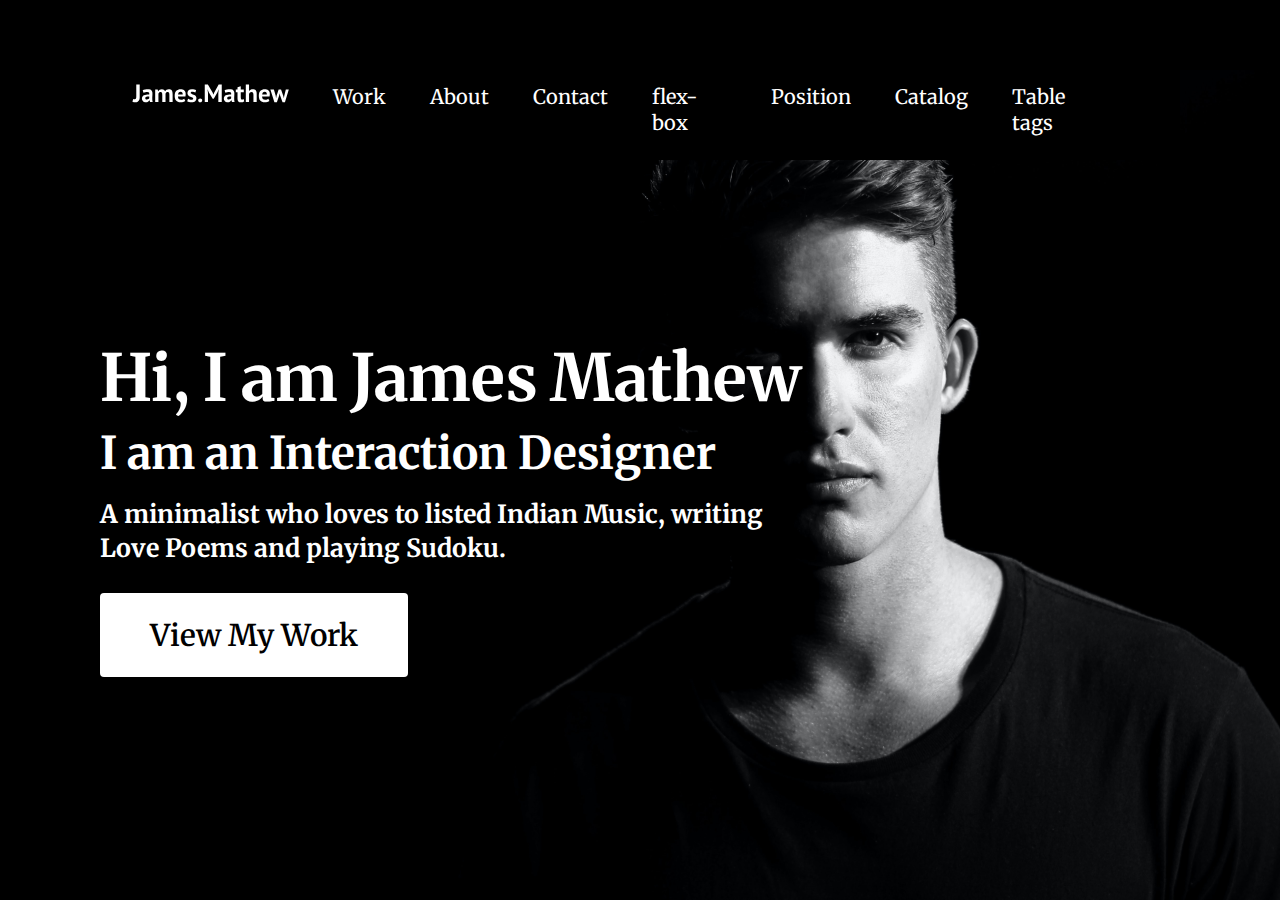
<file: index.html>
<!DOCTYPE html>
<html lang="en">

<head>
    <meta charset="UTF-8">
    <meta http-equiv="X-UA-Compatible" content="IE=edge">
    <meta name="viewport" content="width=device-width, initial-scale=1.0">
    <title>Lesson-6</title>
    <link rel="stylesheet" href="/assets/css/reset.css">
    <link rel="stylesheet" href="/assets/css/style.css">
    <link rel="stylesheet" href="/assets/css/home.css">
</head>

<body class="home-page">
    <header>
        <nav>
            <a href="index.html" class="logo">
                <img src="assets/img/logo.svg" alt="logo">
            </a>
            <ul class="header-nav">
                <li class="header-nav__item">
                    <a href="work.html"  class="header-nav__item-link">Work</a>
                </li>
                <li class="header-nav__item">
                    <a href="about.html"  class="header-nav__item-link">About</a>
                </li>
                <li class="header-nav__item">
                    <a href="contact.html"  class="header-nav__item-link">Contact</a>
                </li>
                <li class="header-nav__item">
                    <a href="flex-box.html"  class="header-nav__item-link">flex-box</a>
                </li>
                <li class="header-nav__item">
                    <a href="position.html"  class="header-nav__item-link">Position</a>
                </li>
                <li class="header-nav__item">
                    <a href="catalog.html"  class="header-nav__item-link">Catalog</a>
                </li>
                <li class="header-nav__item">
                    <a href="table-tag.html"  class="header-nav__item-link">Table tags</a>
                </li>
            </ul>
        </nav>
    </header>
    <main>
        <div class="person-info">
            <h1 class="person-info__title">Hi, I am James Mathew</h1>
            <h2 class="person-info__subtitle">I am an Interaction Designer</h2>
            <h3 class="person-info__decription">A minimalist who loves to listed Indian Music, writing Love Poems and playing Sudoku.</h3>
            <a class="person-info__btn" href="#">View My Work</a>
        </div>
    </main>
    <footer>

    </footer>
</body>

</html>
</file>
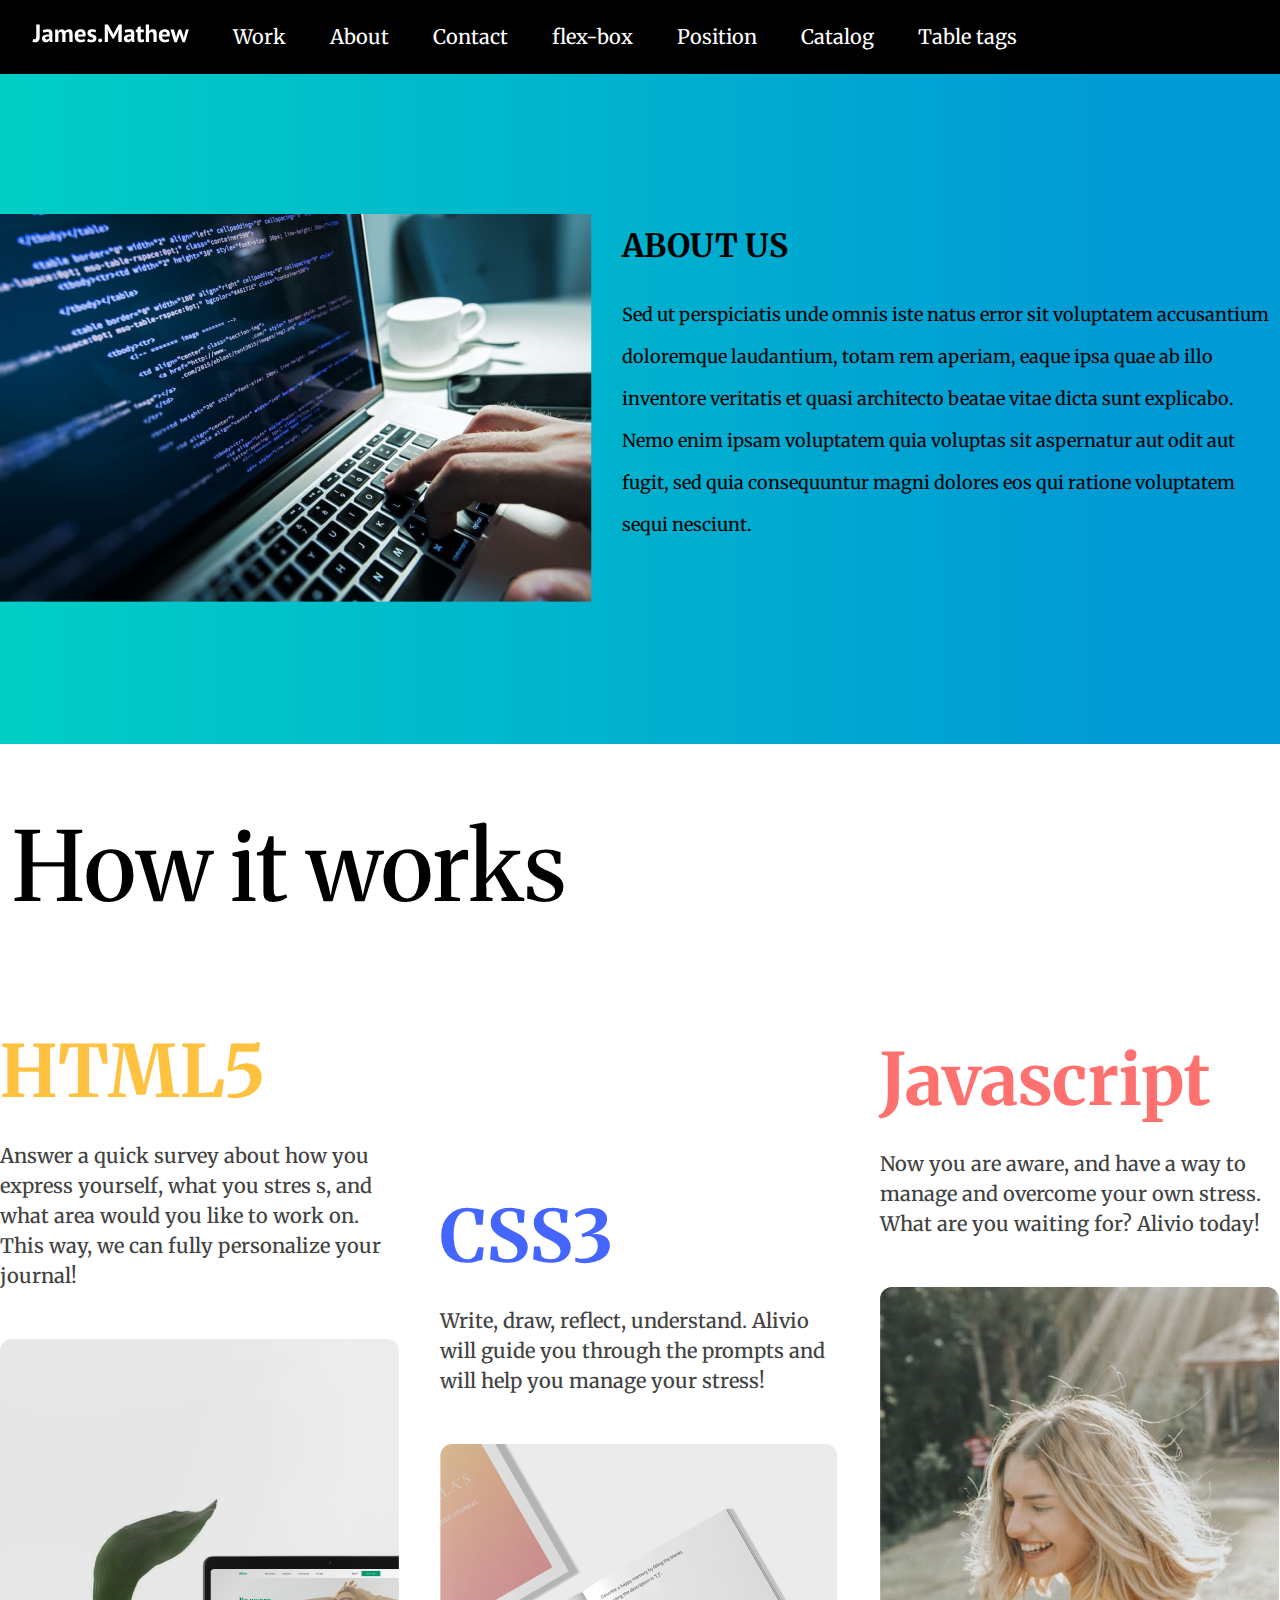
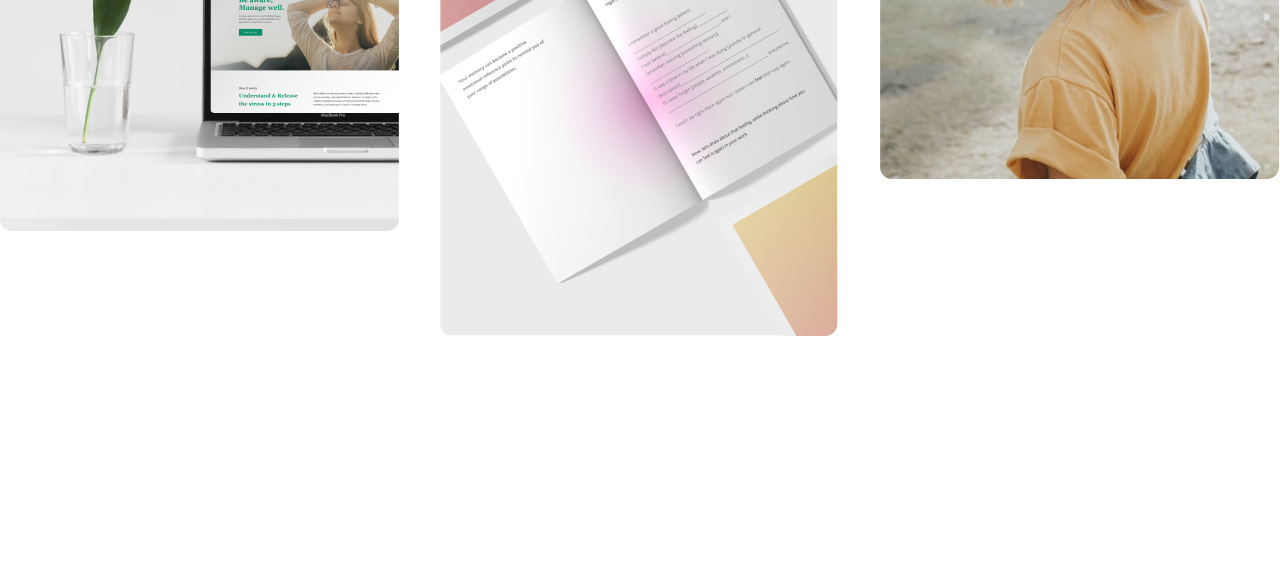
<file: about.html>
<!DOCTYPE html>
<html lang="en">

<head>
    <meta charset="UTF-8">
    <meta http-equiv="X-UA-Compatible" content="IE=edge">
    <meta name="viewport" content="width=device-width, initial-scale=1.0">
    <title>Lesson-6</title>
    <link rel="stylesheet" href="assets/css/reset.css">
    
    <link rel="stylesheet" href="assets/css/style.css">
    <link rel="stylesheet" href="assets/css/about.css">
    <link rel="stylesheet" href="assets/css/home.css">

    <link rel="preconnect" href="https://fonts.googleapis.com">
    <link rel="preconnect" href="https://fonts.gstatic.com" crossorigin>
    <link href="https://fonts.googleapis.com/css2?family=Bungee+Spice&display=swap" rel="stylesheet">

    <link rel="preconnect" href="https://fonts.googleapis.com">
    <link rel="preconnect" href="https://fonts.gstatic.com" crossorigin>
    <link href="https://fonts.googleapis.com/css2?family=Bungee+Spice&family=Rubik+Dirt&display=swap" rel="stylesheet">
</head>

<body class="about-page">
    <header>
        <nav>
            <a href="index.html" class="logo">
                <img src="assets/img/logo.svg" alt="logo">
            </a>
            <ul class="header-nav">
                <li class="header-nav__item">
                    <a href="work.html"  class="header-nav__item-link">Work</a>
                </li>
                <li class="header-nav__item">
                    <a href="about.html"  class="header-nav__item-link">About</a>
                </li>
                <li class="header-nav__item">
                    <a href="contact.html"  class="header-nav__item-link">Contact</a>
                </li>
                <li class="header-nav__item">
                    <a href="flex-box.html"  class="header-nav__item-link">flex-box</a>
                </li>
                <li class="header-nav__item">
                    <a href="position.html"  class="header-nav__item-link">Position</a>
                </li>
                <li class="header-nav__item">
                    <a href="catalog.html"  class="header-nav__item-link">Catalog</a>
                </li>
                <li class="header-nav__item">
                    <a href="table-tag.html"  class="header-nav__item-link">Table tags</a>
                </li>
            </ul>
        </nav>
    </header>
    <main>
        <section class="about">
            <div class="container">
                <div class="row">
                    <div class="about__img-box">
                        <img src="assets/img/about.png" class="img-fluid" alt="about">
                    </div>
                    <div class="about__text-box">
                        <h2 class="about-title">
                            ABOUT US
                        </h2>
                        <h3 class="about-description">
                            Sed ut perspiciatis unde omnis iste natus error sit voluptatem accusantium doloremque
                            laudantium, totam rem aperiam, eaque ipsa quae ab illo inventore veritatis et quasi
                            architecto beatae vitae dicta sunt explicabo. Nemo enim ipsam voluptatem quia voluptas sit
                            aspernatur aut odit aut fugit, sed quia consequuntur magni dolores eos qui ratione
                            voluptatem sequi nesciunt.
                        </h3>
                    </div>
                </div>
            </div>
        </section>
        <section class="how-it-works">
            <div class="container ">
                <h2 class="how-it-works__title">How it works</h2>
                <div class="row justify-content-between">
                    <div class="how-it-works__item">
                        <h3 class="how-it-works__item-title">HTML5</h3>
                        <div class="how-it-works__item-description">Answer a quick survey about how you express yourself, what   you stres s, and what area would you like to work on. This way, we can fully personalize your journal!</div>
                        <img src="assets/img/how-it-works__html.png" class="how-it-works__item-img" alt="">
                    </div>
                     
                    <div class="how-it-works__item">
                        <h3 class="how-it-works__item-title color-blue">CSS3</h3>
                        <div class="how-it-works__item-description">Write, draw, reflect, understand. Alivio will guide you through the prompts and will help you manage your stress!</div>
                        <img src="assets/img/how-it-works__css.png" class="how-it-works__item-img" alt="">
                    </div>
                    <div class="how-it-works__item">
                        <h3 class="how-it-works__item-title color-pink">Javascript</h3>
                        <div class="how-it-works__item-description">Now you are aware, and have a way to manage and overcome your own stress.
                            What are you waiting for? Alivio today!</div>
                        <img src="assets/img/how-it-works__js.png" class="how-it-works__item-img" alt="">
                    </div>
                </div>
            </div>
        </section>


        
    </main>
</body>

</html>
</file>
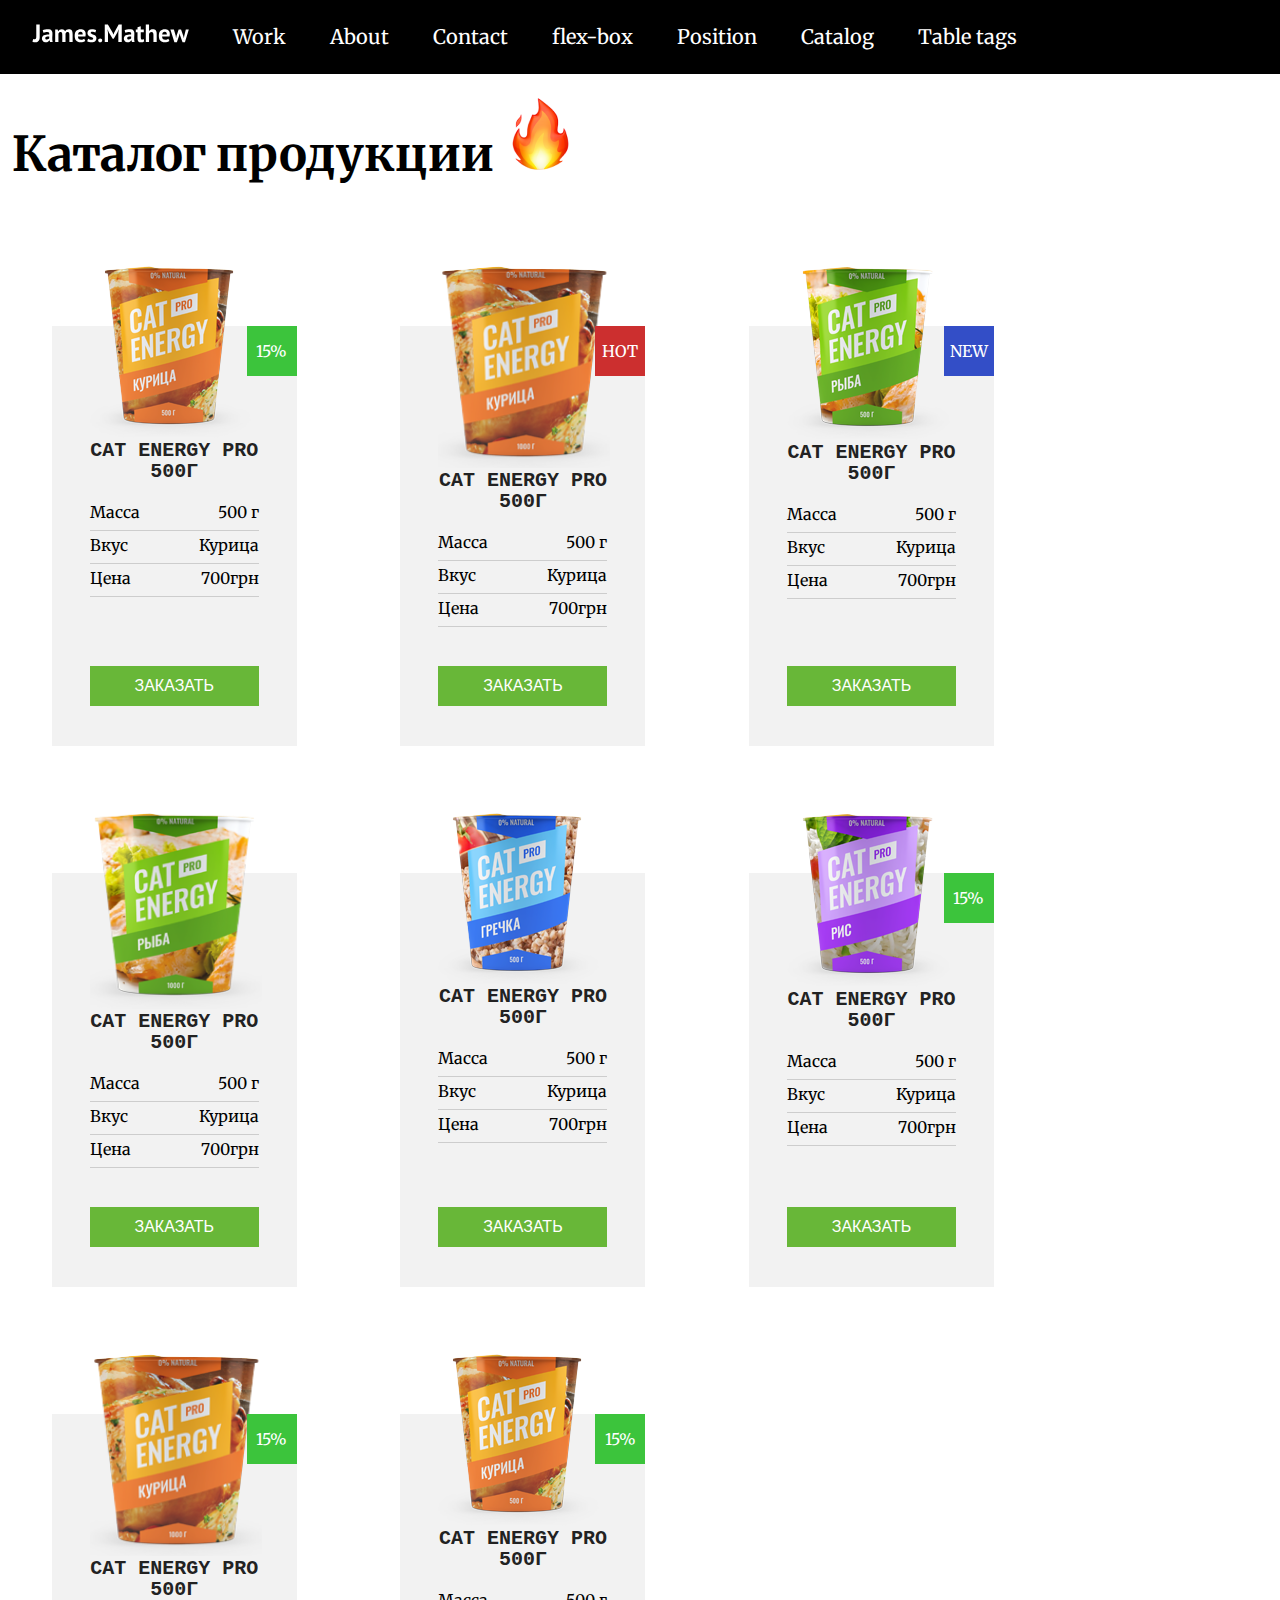
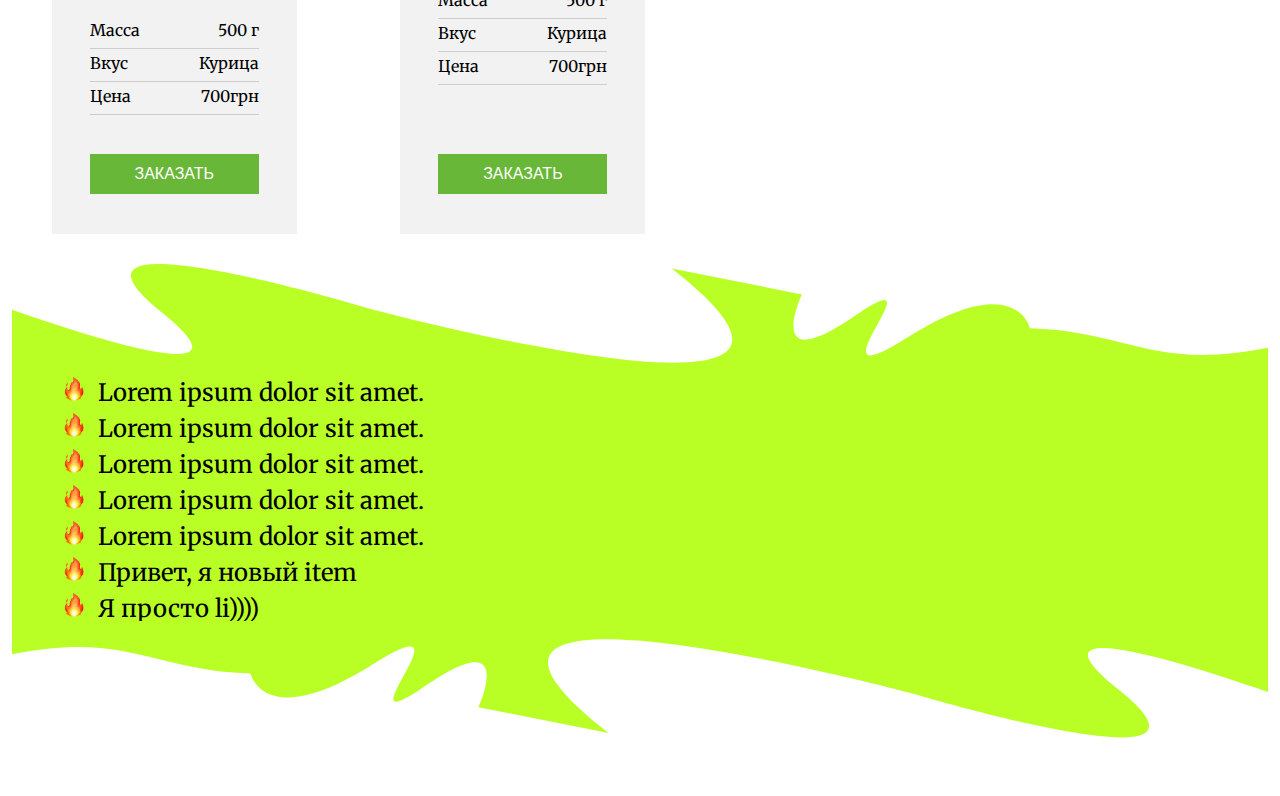
<file: catalog.html>
<!DOCTYPE html>
<html lang="en">

<head>
    <meta charset="UTF-8">
    <meta http-equiv="X-UA-Compatible" content="IE=edge">
    <meta name="viewport" content="width=device-width, initial-scale=1.0">
    <title>Lesson-6</title>
    <link rel="stylesheet" href="assets/css/reset.css">
    <link rel="stylesheet" href="assets/css/style.css">
    <link rel="stylesheet" href="assets/css/catalog.css">
</head>

<body class="catalog-page">
    <header>
        <nav>
            <a href="index.html" class="logo">
                <img src="assets/img/logo.svg" alt="logo">
            </a>
            <ul class="header-nav">
                <li class="header-nav__item">
                    <a href="work.html"  class="header-nav__item-link">Work</a>
                </li>
                <li class="header-nav__item">
                    <a href="about.html"  class="header-nav__item-link">About</a>
                </li>
                <li class="header-nav__item">
                    <a href="contact.html"  class="header-nav__item-link">Contact</a>
                </li>
                <li class="header-nav__item">
                    <a href="flex-box.html"  class="header-nav__item-link">flex-box</a>
                </li>
                <li class="header-nav__item">
                    <a href="position.html"  class="header-nav__item-link">Position</a>
                </li>
                <li class="header-nav__item">
                    <a href="catalog.html"  class="header-nav__item-link">Catalog</a>
                </li>
                <li class="header-nav__item">
                    <a href="table-tag.html"  class="header-nav__item-link">Table tags</a>
                </li>
            </ul>
        </nav>
    </header>
    <main>
        <h1 class="page-title">
            Каталог продукции <img src="assets/img/icon-fire.png" class="img-fluid" alt="icon-fire"> </h1>
        <div class="container">
            <div class="row">
                <div class="product sales">
                    <div class="product__img">
                        <img src="assets/img/product-1.png" class="img-fluid" alt="product-1">
                    </div>
                    <div class="product__title">Cat Energy PRO 500г</div>
                    <ul class="product__attr">
                        <li>
                            <span>Масса</span><span>500 г</span>
                        </li>
                        <li>
                            <span>Вкус</span><span>Курица</span>
                        </li>
                        <li>
                            <span>Цена</span><span>700грн</span>
                        </li>
                    </ul>
                    <button class="product__btn">заказать</button>
                </div>
                <div class="product hot">
                    <div class="product__img">
                        <img src="assets/img/product-2.png" class="img-fluid" alt="product-2">
                    </div>
                    <div class="product__title">Cat Energy PRO 500г</div>
                    <ul class="product__attr">
                        <li>
                            <span>Масса</span><span>500 г</span>
                        </li>
                        <li>
                            <span>Вкус</span><span>Курица</span>
                        </li>
                        <li>
                            <span>Цена</span><span>700грн</span>
                        </li>
                    </ul>
                    <button class="product__btn">заказать</button>
                </div>
                <div class="product new">
                    <div class="product__img">
                        <img src="assets/img/product-3.png" class="img-fluid" alt="product-3">
                    </div>
                    <div class="product__title">Cat Energy PRO 500г</div>
                    <ul class="product__attr">
                        <li>
                            <span>Масса</span><span>500 г</span>
                        </li>
                        <li>
                            <span>Вкус</span><span>Курица</span>
                        </li>
                        <li>
                            <span>Цена</span><span>700грн</span>
                        </li>
                    </ul>
                    <button class="product__btn">заказать</button>
                </div>
                <div class="product ">
                    <div class="product__img">
                        <img src="assets/img/product-4.png" class="img-fluid" alt="product-4">
                    </div>
                    <div class="product__title">Cat Energy PRO 500г</div>
                    <ul class="product__attr">
                        <li>
                            <span>Масса</span><span>500 г</span>
                        </li>
                        <li>
                            <span>Вкус</span><span>Курица</span>
                        </li>
                        <li>
                            <span>Цена</span><span>700грн</span>
                        </li>
                    </ul>
                    <button class="product__btn">заказать</button>
                </div>
                <div class="product ">
                    <div class="product__img">
                        <img src="assets/img/product-5.png" class="img-fluid" alt="product-5">
                    </div>
                    <div class="product__title">Cat Energy PRO 500г</div>
                    <ul class="product__attr">
                        <li>
                            <span>Масса</span><span>500 г</span>
                        </li>
                        <li>
                            <span>Вкус</span><span>Курица</span>
                        </li>
                        <li>
                            <span>Цена</span><span>700грн</span>
                        </li>
                    </ul>
                    <button class="product__btn">заказать</button>
                </div>
                <div class="product sales">
                    <div class="product__img">
                        <img src="assets/img/product-7.png" class="img-fluid" alt="product-7">
                    </div>
                    <div class="product__title">Cat Energy PRO 500г</div>
                    <ul class="product__attr">
                        <li>
                            <span>Масса</span><span>500 г</span>
                        </li>
                        <li>
                            <span>Вкус</span><span>Курица</span>
                        </li>
                        <li>
                            <span>Цена</span><span>700грн</span>
                        </li>
                    </ul>
                    <button class="product__btn">заказать</button>
                </div>
                <div class="product sales">
                    <div class="product__img">
                        <img src="assets/img/product-2.png" class="img-fluid" alt="product-2">
                    </div>
                    <div class="product__title">Cat Energy PRO 500г</div>
                    <ul class="product__attr">
                        <li>
                            <span>Масса</span><span>500 г</span>
                        </li>
                        <li>
                            <span>Вкус</span><span>Курица</span>
                        </li>
                        <li>
                            <span>Цена</span><span>700грн</span>
                        </li>
                    </ul>
                    <button class="product__btn">заказать</button>
                </div>
                <div class="product sales">
                    <div class="product__img">
                        <img src="assets/img/product-1.png" class="img-fluid" alt="product-1">
                    </div>
                    <div class="product__title">Cat Energy PRO 500г</div>
                    <ul class="product__attr">
                        <li>
                            <span>Масса</span><span>500 г</span>
                        </li>
                        <li>
                            <span>Вкус</span><span>Курица</span>
                        </li>
                        <li>
                            <span>Цена</span><span>700грн</span>
                        </li>
                    </ul>
                    <button class="product__btn">заказать</button>
                </div>
            </div>

            <div class="seo-block">
                <ul class="test-list">
                    <li>Lorem ipsum dolor sit amet.</li>
                    <li>Lorem ipsum dolor sit amet.</li>
                    <li>Lorem ipsum dolor sit amet.</li>
                    <li>Lorem ipsum dolor sit amet.</li>
                    <li>Lorem ipsum dolor sit amet.</li>
                    <li>Привет, я новый item</li>
                    <li>Я просто li))))</li>
                </ul>
            </div>
        </div>
    </main>
</body>

</html>
</file>
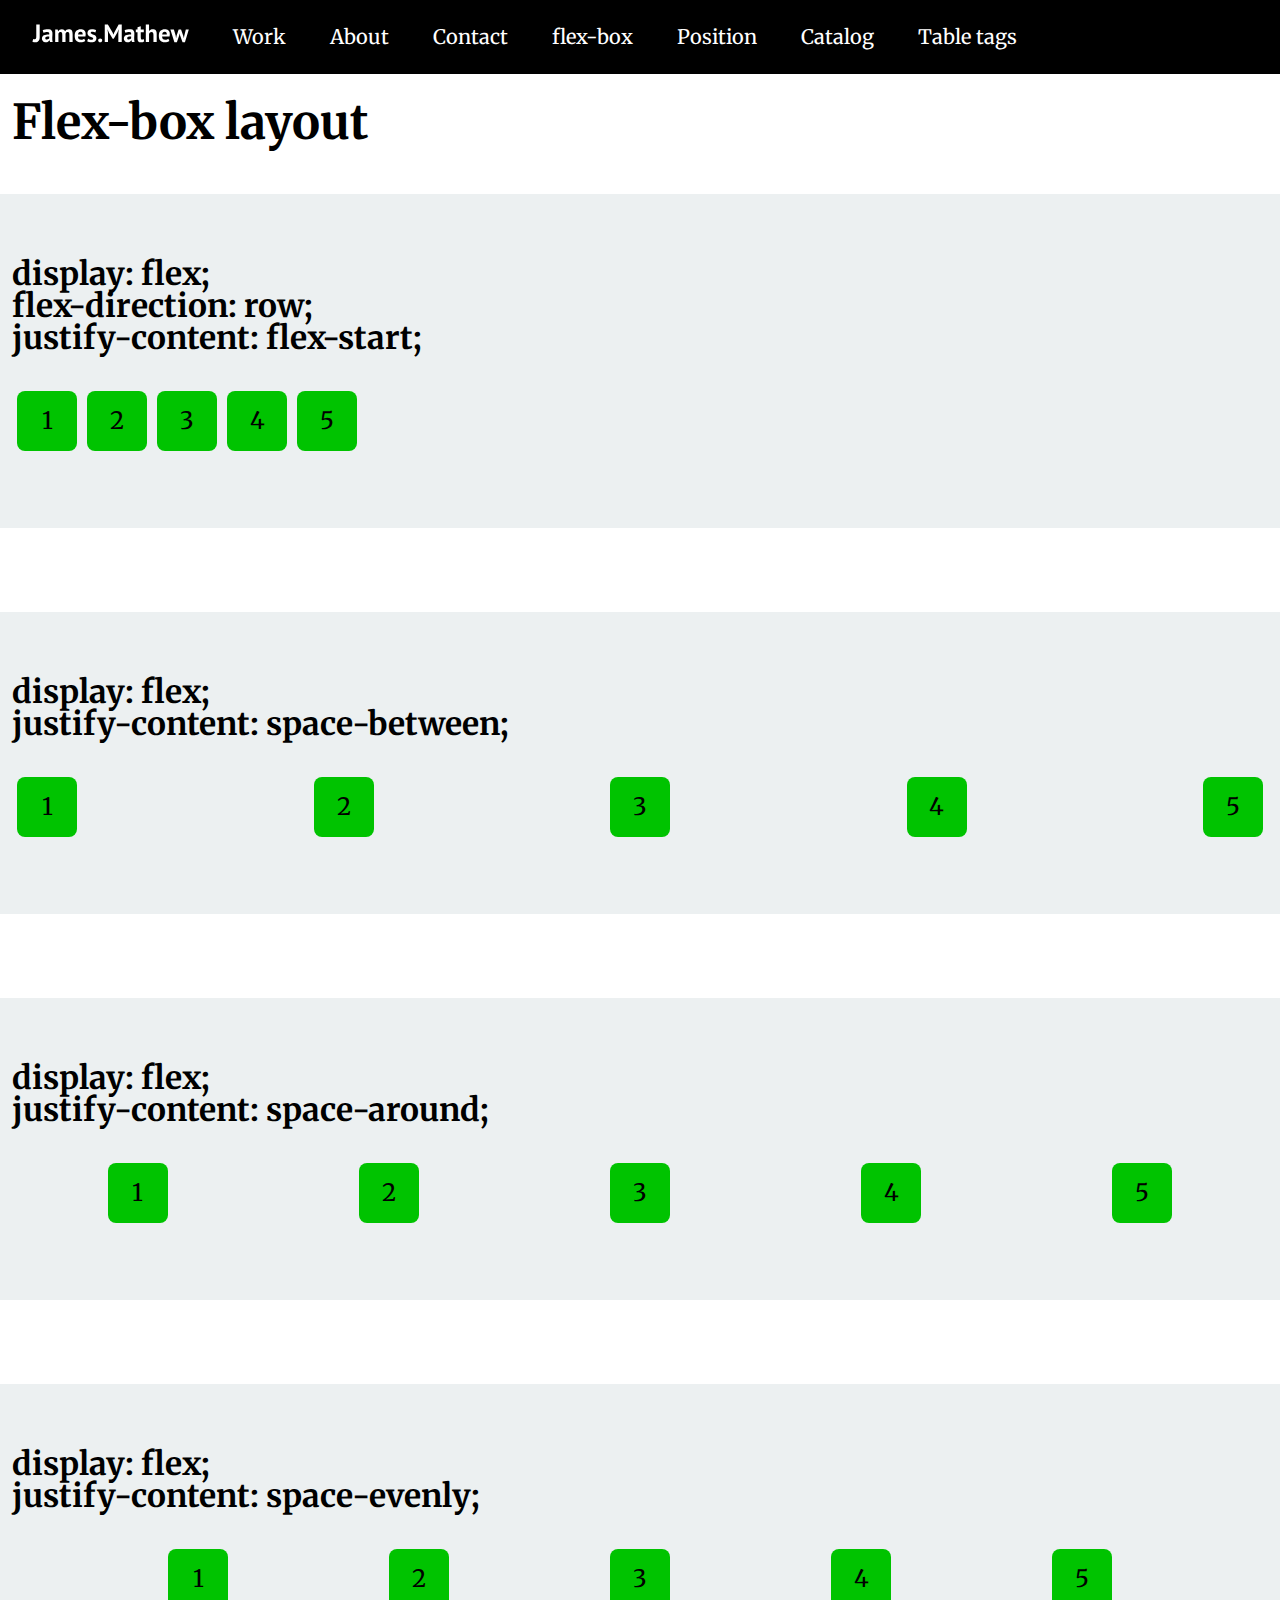
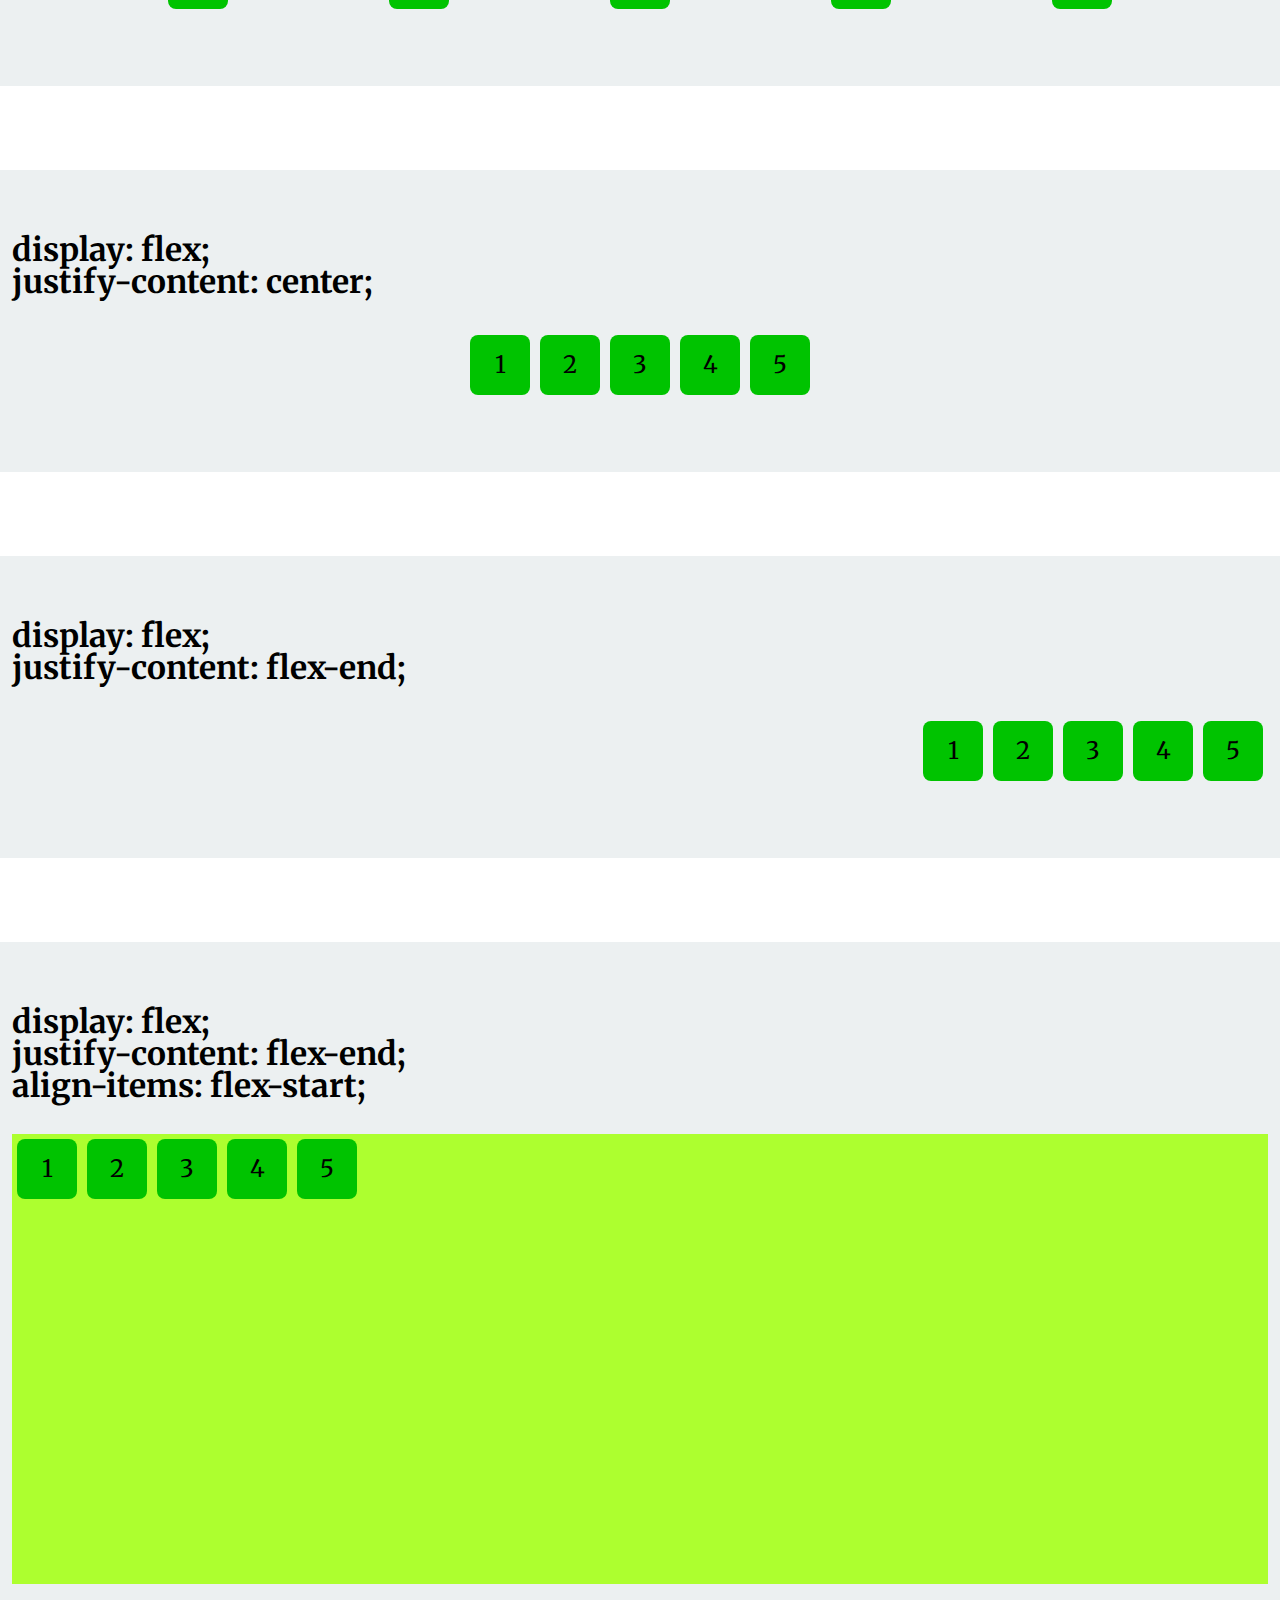
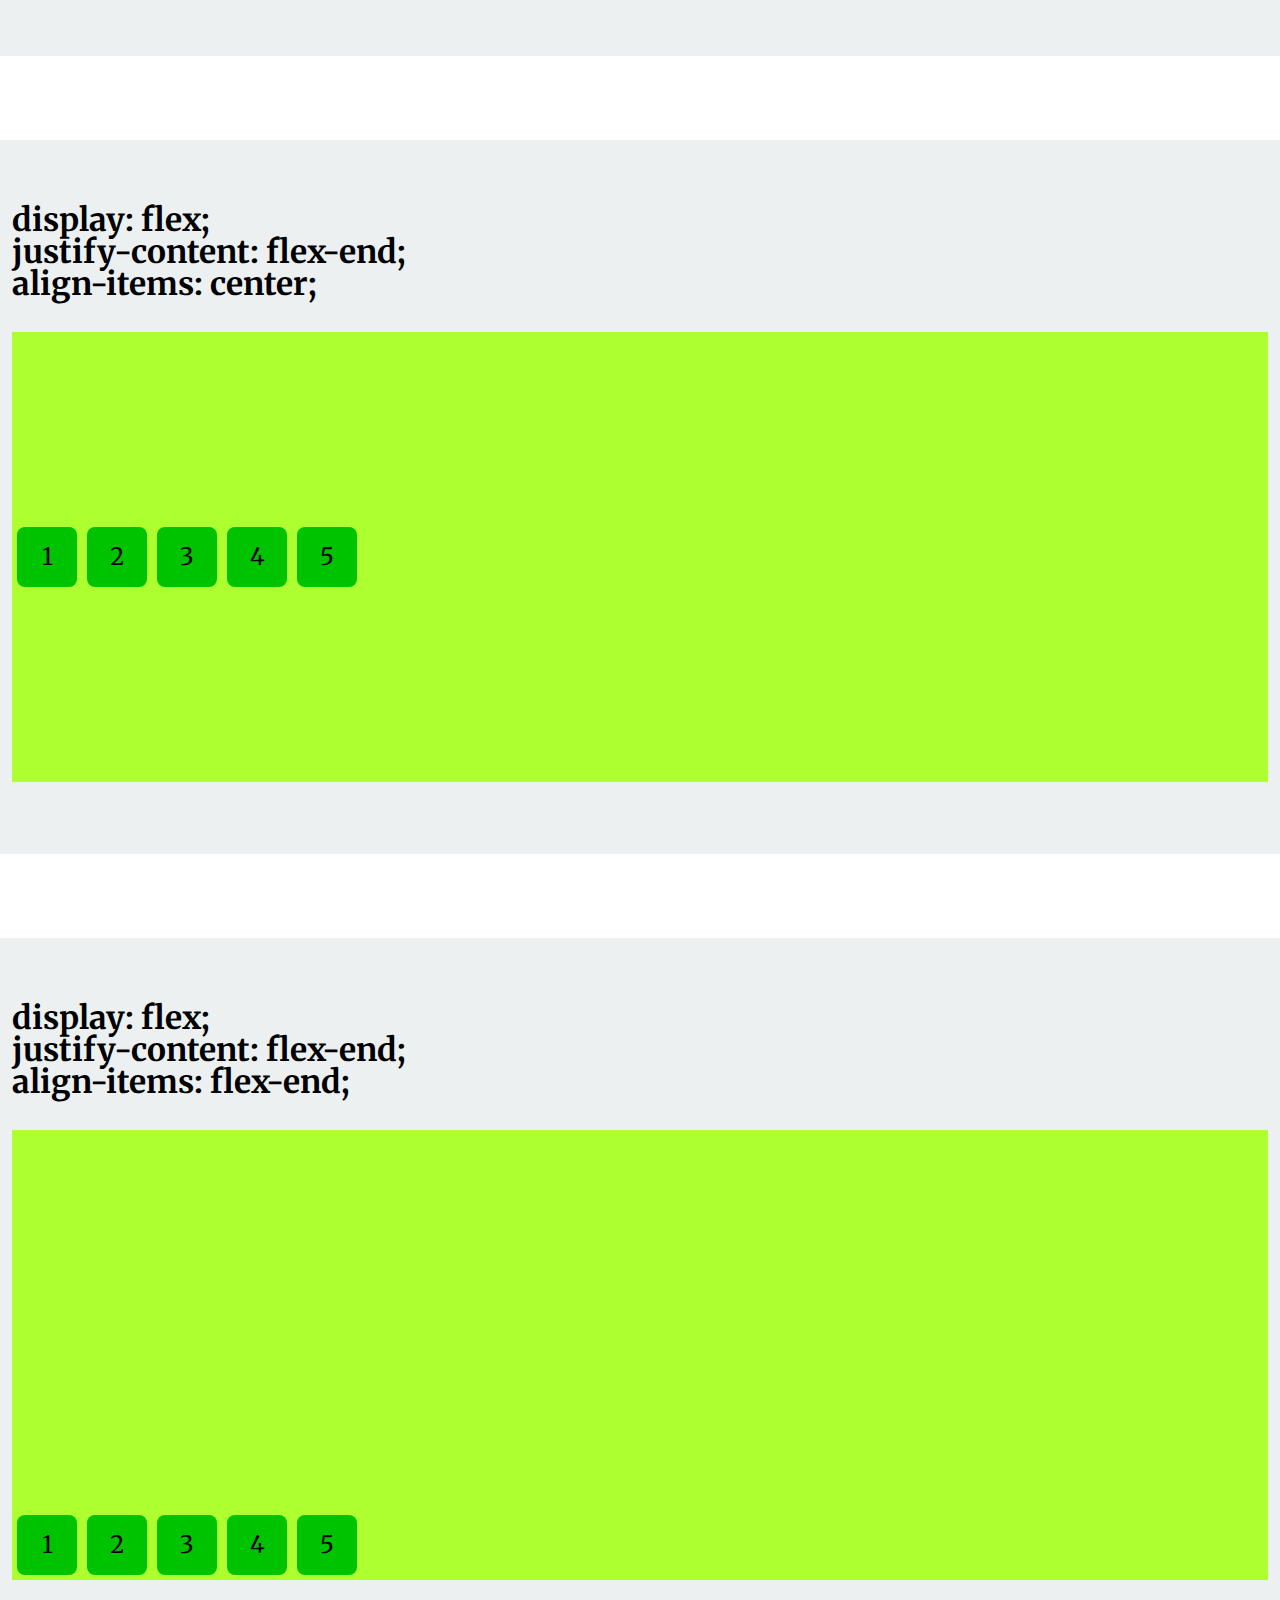
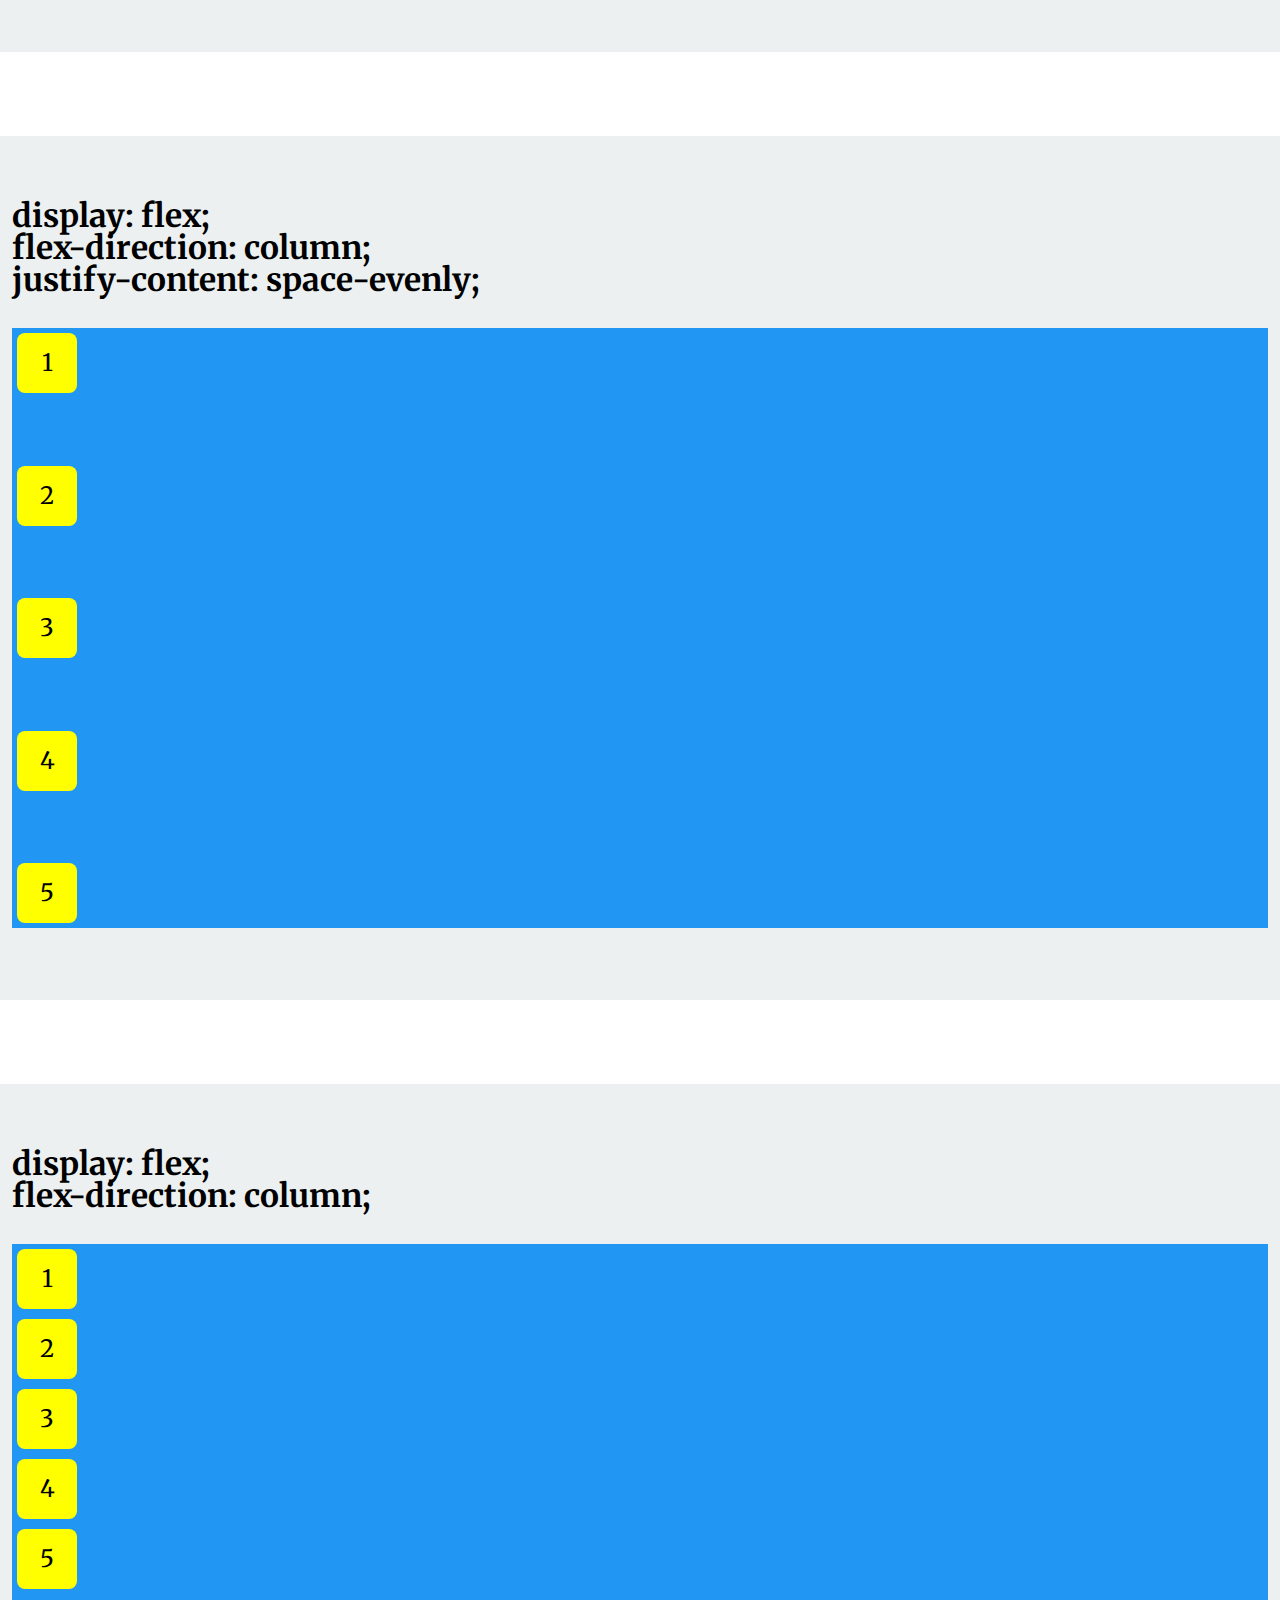
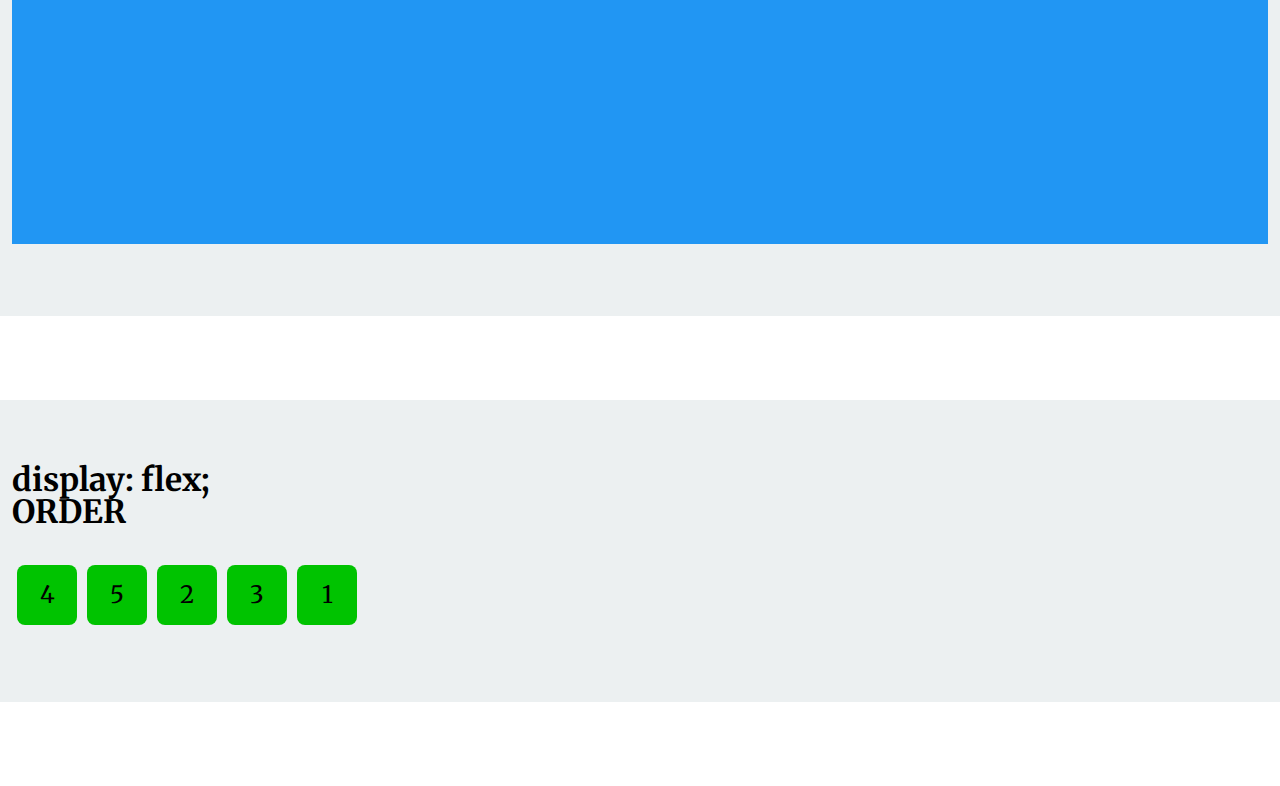
<file: flex-box.html>
<!DOCTYPE html>
<html lang="en">

<head>
    <meta charset="UTF-8">
    <meta http-equiv="X-UA-Compatible" content="IE=edge">
    <meta name="viewport" content="width=device-width, initial-scale=1.0">
    <title>Lesson-6</title>
    <link rel="stylesheet" href="assets/css/reset.css">
    <link rel="stylesheet" href="assets/css/style.css">
</head>

<body class="flex-box-page">
    <header>
        <nav>
            <a href="index.html" class="logo">
                <img src="assets/img/logo.svg" alt="logo">
            </a>
            <ul class="header-nav">
                <li class="header-nav__item">
                    <a href="work.html"  class="header-nav__item-link">Work</a>
                </li>
                <li class="header-nav__item">
                    <a href="about.html"  class="header-nav__item-link">About</a>
                </li>
                <li class="header-nav__item">
                    <a href="contact.html"  class="header-nav__item-link">Contact</a>
                </li>
                <li class="header-nav__item">
                    <a href="flex-box.html"  class="header-nav__item-link">flex-box</a>
                </li>
                <li class="header-nav__item">
                    <a href="position.html"  class="header-nav__item-link">Position</a>
                </li>
                <li class="header-nav__item">
                    <a href="catalog.html"  class="header-nav__item-link">Catalog</a>
                </li>
                <li class="header-nav__item">
                    <a href="table-tag.html"  class="header-nav__item-link">Table tags</a>
                </li>
            </ul>
        </nav>
    </header>
    <main>
        <h1 class="page-title">Flex-box layout</h1>

        <section class="example">
            <div class="container">
                <h2 class="example-title">display: flex; <br> flex-direction: row; <br>justify-content: flex-start;</h2>
                <div class="example-row d-flex">
                    <div class="example-item">1</div>
                    <div class="example-item">2</div>
                    <div class="example-item">3</div>
                    <div class="example-item">4</div>
                    <div class="example-item">5</div>
                </div>
            </div>
        </section>

        <section class="example">
            <div class="container">
                <h2 class="example-title">display: flex; <br> justify-content: space-between;</h2>
                <div class="example-row d-flex justify-content-between">
                    <div class="example-item">1</div>
                    <div class="example-item">2</div>
                    <div class="example-item">3</div>
                    <div class="example-item">4</div>
                    <div class="example-item">5</div>
                </div>
            </div>
        </section>

        <section class="example">
            <div class="container">
                <h2 class="example-title">display: flex; <br> justify-content: space-around;</h2>
                <div class="example-row d-flex justify-content-around">
                    <div class="example-item">1</div>
                    <div class="example-item">2</div>
                    <div class="example-item">3</div>
                    <div class="example-item">4</div>
                    <div class="example-item">5</div>
                </div>
            </div>
        </section>

        <section class="example">
            <div class="container">
                <h2 class="example-title">display: flex; <br> justify-content: space-evenly;</h2>
                <div class="example-row d-flex justify-content-evenly">
                    <div class="example-item">1</div>
                    <div class="example-item">2</div>
                    <div class="example-item">3</div>
                    <div class="example-item">4</div>
                    <div class="example-item">5</div>
                </div>
            </div>
        </section>


        <section class="example">
            <div class="container">
                <h2 class="example-title">display: flex; <br> justify-content: center;</h2>
                <div class="example-row d-flex justify-content-center">
                    <div class="example-item">1</div>
                    <div class="example-item">2</div>
                    <div class="example-item">3</div>
                    <div class="example-item">4</div>
                    <div class="example-item">5</div>
                </div>
            </div>
        </section>


        <section class="example">
            <div class="container">
                <h2 class="example-title">display: flex; <br> justify-content: flex-end;</h2>
                <div class="example-row d-flex justify-content-end">
                    <div class="example-item">1</div>
                    <div class="example-item">2</div>
                    <div class="example-item">3</div>
                    <div class="example-item">4</div>
                    <div class="example-item">5</div>
                </div>
            </div>
        </section>

        <section class="example">
            <div class="container">
                <h2 class="example-title">display: flex; <br> justify-content: flex-end; <br> align-items: flex-start;
                </h2>
                <div class="example-row d-flex align-items-start">
                    <div class="example-item">1</div>
                    <div class="example-item">2</div>
                    <div class="example-item">3</div>
                    <div class="example-item">4</div>
                    <div class="example-item">5</div>
                </div>
            </div>
        </section>

        <section class="example">
            <div class="container">
                <h2 class="example-title">display: flex; <br> justify-content: flex-end; <br> align-items: center;</h2>
                <div class="example-row d-flex align-items-center">
                    <div class="example-item">1</div>
                    <div class="example-item">2</div>
                    <div class="example-item">3</div>
                    <div class="example-item">4</div>
                    <div class="example-item">5</div>
                </div>
            </div>
        </section>


        <section class="example">
            <div class="container">
                <h2 class="example-title">display: flex; <br> justify-content: flex-end; <br> align-items: flex-end;
                </h2>
                <div class="example-row d-flex align-items-end">
                    <div class="example-item">1</div>
                    <div class="example-item">2</div>
                    <div class="example-item">3</div>
                    <div class="example-item">4</div>
                    <div class="example-item">5</div>
                </div>
            </div>
        </section>

        <section class="example">
            <div class="container">
                <h2 class="example-title">display: flex; <br> flex-direction: column;<br> justify-content: space-evenly;</h2>
                <div class="example-row d-flex flex-direction-column justify-content-between ">
                    <div class="example-item">1</div>
                    <div class="example-item">2</div>
                    <div class="example-item">3</div>
                    <div class="example-item">4</div>
                    <div class="example-item">5</div>
                </div>
            </div>
        </section>

        <section class="example">
            <div class="container">
                <h2 class="example-title">display: flex; <br> flex-direction: column;</h2>
                <div class="example-row d-flex flex-direction-column">
                    <div class="example-item">1</div>
                    <div class="example-item">2</div>
                    <div class="example-item">3</div>
                    <div class="example-item">4</div>
                    <div class="example-item">5</div>
                </div>
            </div>
        </section>


        <section class="example">
            <div class="container">
                <h2 class="example-title">display: flex; <br> ORDER</h2>
                <div class="example-row d-flex ">
                    <div class="example-item order-5">1</div>
                    <div class="example-item order-3">2</div>
                    <div class="example-item order-4">3</div>
                    <div class="example-item order-1">4</div>
                    <div class="example-item order-2">5</div>
                </div>
            </div>
        </section>

    </main>
</body>

</html>
</file>
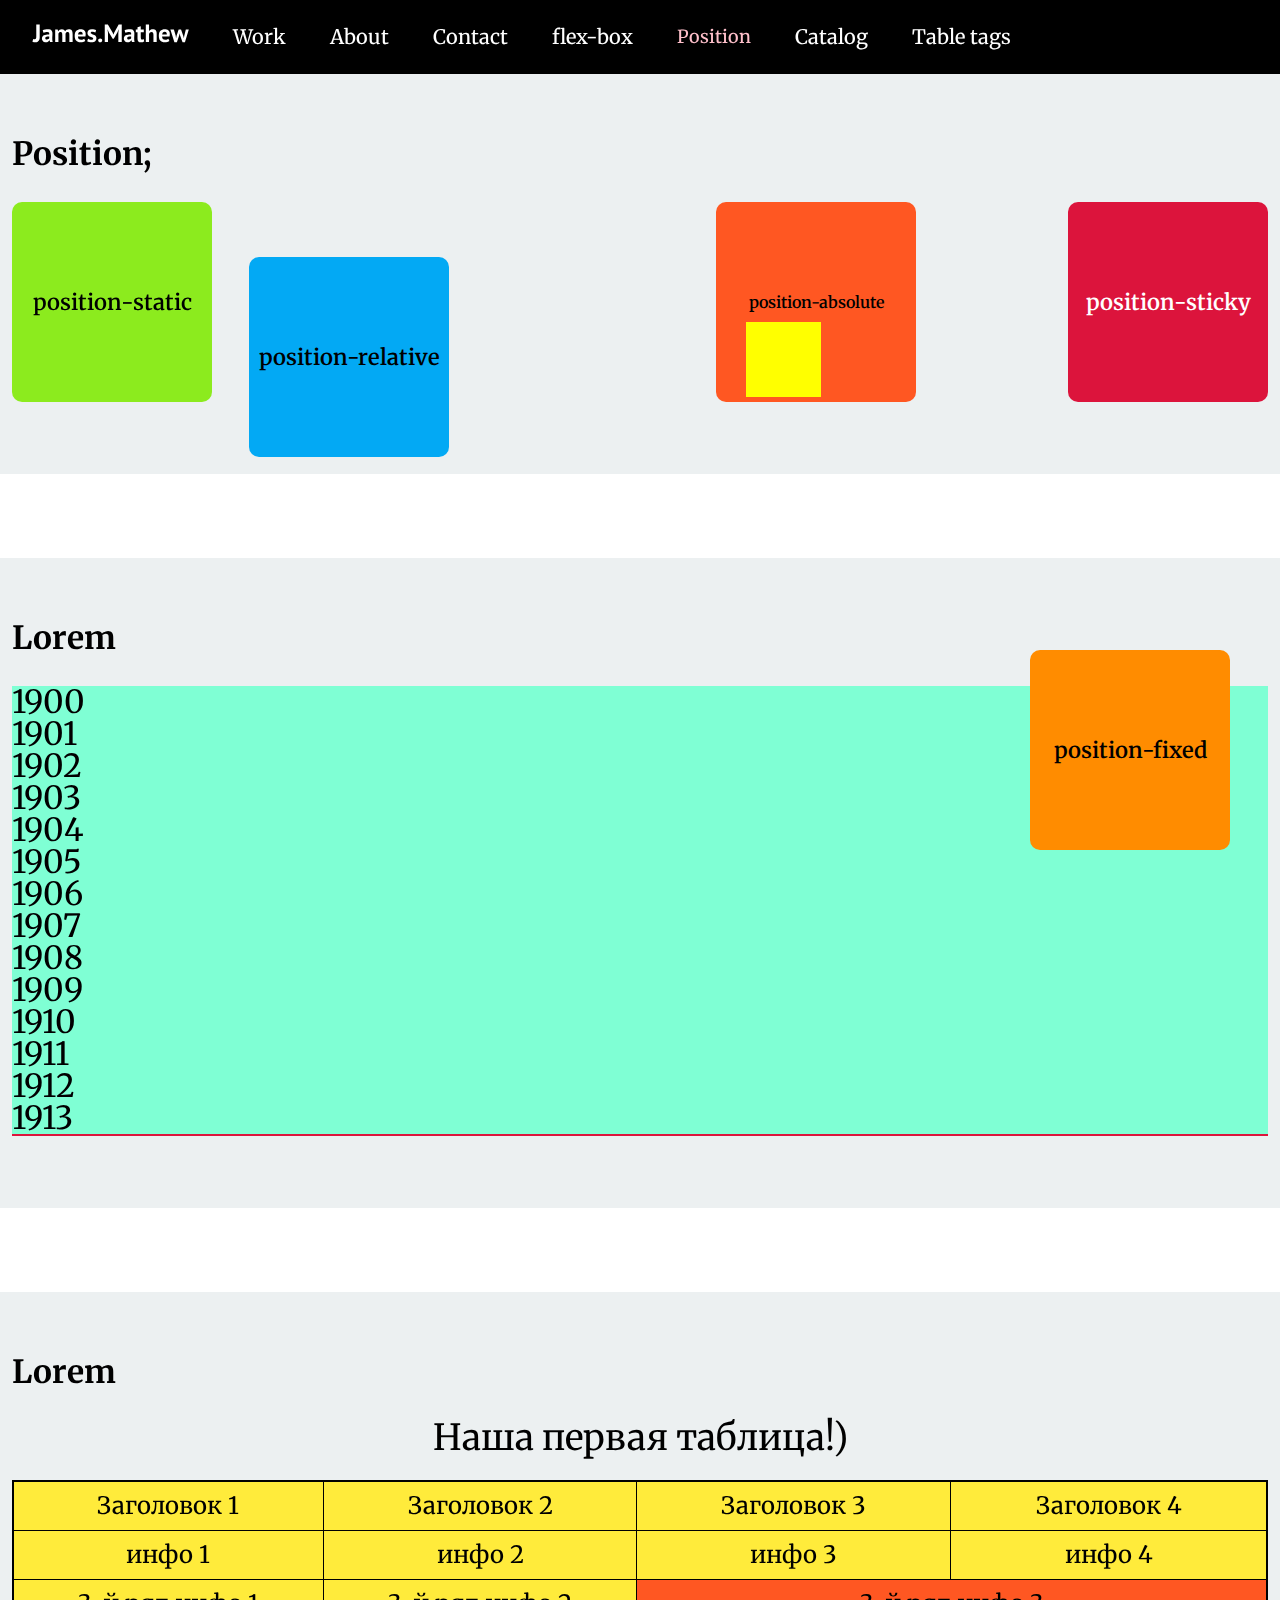
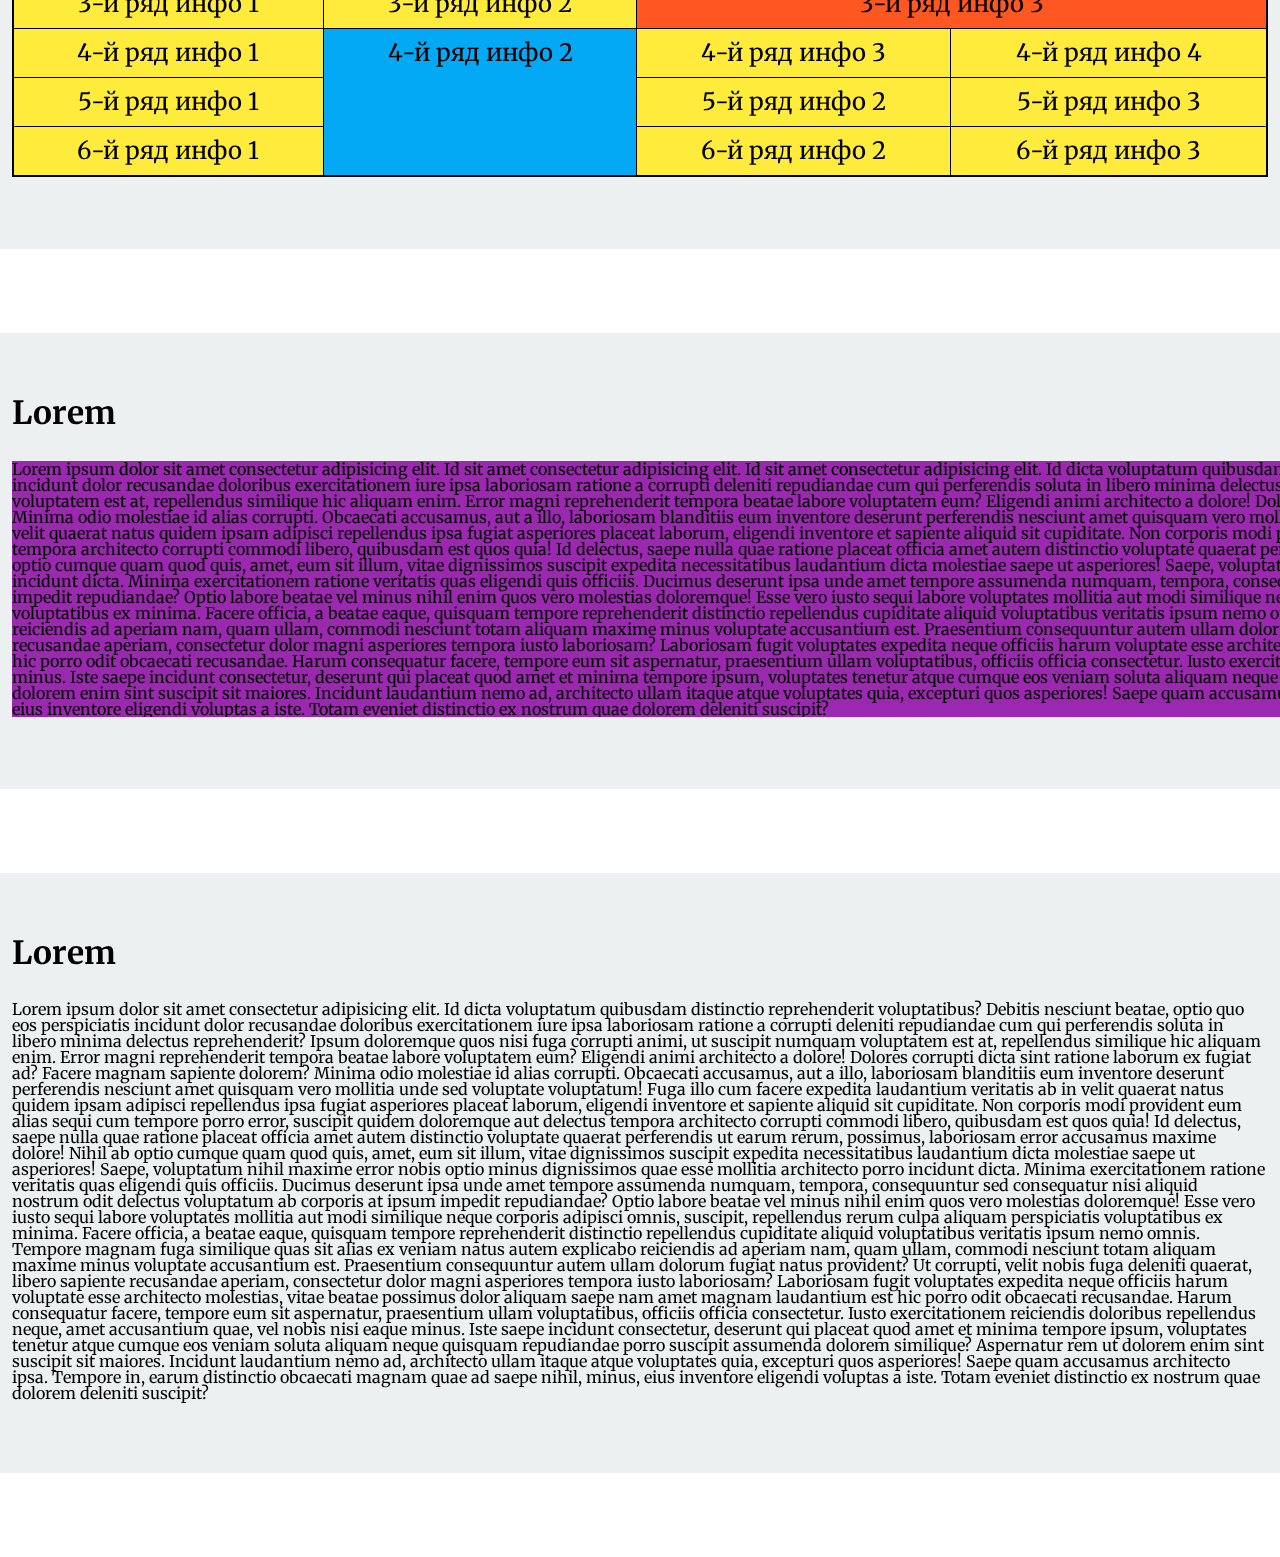
<file: position.html>
<!DOCTYPE html>
<html lang="en">

<head>
    <meta charset="UTF-8">
    <meta http-equiv="X-UA-Compatible" content="IE=edge">
    <meta name="viewport" content="width=device-width, initial-scale=1.0">
    <title>Lesson-6</title>
    <link rel="stylesheet" href="assets/css/reset.css">
    <link rel="stylesheet" href="assets/css/style.css">
    <link rel="stylesheet" href="assets/css/position.css">
</head>

<body class="position-page">
    <header>
        <nav>
            <a href="index.html" class="logo">
                <img src="assets/img/logo.svg" alt="logo">
            </a>
            <ul class="header-nav">
                <li class="header-nav__item">
                    <a href="work.html"  class="header-nav__item-link">Work</a>
                </li>
                <li class="header-nav__item">
                    <a href="about.html"  class="header-nav__item-link">About</a>
                </li>
                <li class="header-nav__item">
                    <a href="contact.html"  class="header-nav__item-link">Contact</a>
                </li>
                <li class="header-nav__item">
                    <a href="flex-box.html"  class="header-nav__item-link">flex-box</a>
                </li>
                <li class="header-nav__item">
                    <a href="position.html"  class="header-nav__item-link">Position</a>
                </li>
                <li class="header-nav__item">
                    <a href="catalog.html"  class="header-nav__item-link">Catalog</a>
                </li>
                <li class="header-nav__item">
                    <a href="table-tag.html"  class="header-nav__item-link">Table tags</a>
                </li>
            </ul>
        </nav>
    </header>
    <main>
        <section class="example">
            <div class="container">
                <h2 class="example-title">Position;</h2>
                <div class="example-row d-flex justify-content-between">
                    <div class="position static">
                        position-static
                    </div>
                    <div class="position relative">
                        position-relative
                    </div>
                    <div class="absolute-parent">
                        <p>position-absolute</p>
                        <div class="absolute"></div>
                    </div>
                    <div class="position fixed">
                        position-fixed
                    </div>
                    <div class="position sticky">
                        position-sticky
                    </div>
                </div>
            </div>
        </section>
        <section class="example">
            <div class="container">
                <h2 class="example-title">Lorem</h2>
                <div class="example-row ">
                    <ul class="parent-sticky">
                        <li>1900</li>
                        <li>1901</li>
                        <li>1902</li>
                        <li>1903</li>
                        <li>1904</li>
                        <li>1905</li>
                        <li>1906</li>
                        <li>1907</li>
                        <li>1908</li>
                        <li>1909</li>
                        <li>1910</li>
                        <li>1911</li>
                        <li>1912</li>
                        <li>1913</li>
                        <li class="sticky">1914</li>
                        <li>1915</li>
                        <li>1916</li>
                        <li>1917</li>
                        <li class="sticky">1918</li>
                        <li>1919</li>
                        <li>1920</li>
                        <li>1921</li>
                        <li>1922</li>
                        <li>1923</li>
                        <li>1924</li>
                        <li>1925</li>
                        <li>1926</li>
                        <li class="sticky">1927</li>
                        <li>1928</li>
                        <li>1929</li>
                        <li>1930</li>
                        <li>1931</li>
                        <li>1932</li>
                        <li>1933</li>
                        <li>1934</li>
                        <li>1935</li>
                        <li>1936</li>
                        <li>1937</li>
                        <li>1938</li>
                        <li class="sticky">1939</li>
                        <li>1940</li>
                        <li>1941</li>
                        <li>1942</li>
                        <li>1943</li>
                        <li>1944</li>
                        <li class="sticky">1945</li>
                        <li>1946</li>
                        <li>1947</li>
                        <li>1948</li>
                        <li>1949</li>
                        <li>1950</li>
                        <li>1951</li>
                        <li>1952</li>
                        <li class="sticky">1953</li>
                        <li>1954</li>
                        <li>1955</li>
                        <li>1956</li>
                        <li>1957</li>
                        <li>1958</li>
                        <li>1959</li>
                        <li>1960</li>
                        <li>1961</li>
                        <li class="sticky">1962</li>
                        <li>1963</li>
                        <li>1964</li>
                        <li>1965</li>
                        <li>1966</li>
                        <li>1967</li>
                        <li>1968</li>
                        <li>1969</li>
                        <li>1970</li>
                        <li>1971</li>
                        <li>1972</li>
                        <li>1973</li>
                        <li>1974</li>
                        <li class="sticky">1975</li>
                        <li>1976</li>
                        <li>1977</li>
                        <li>1978</li>
                        <li>1979</li>
                        <li>1980</li>
                        <li class="sticky">1981</li>
                        <li>1982</li>
                        <li>1983</li>
                        <li>1984</li>
                        <li>1985</li>
                        <li>1986</li>
                        <li>1987</li>
                        <li>1988</li>
                        <li>1989</li>
                        <li>1990</li>
                        <li class="sticky">1991</li>
                        <li>1992</li>
                        <li>1993</li>
                        <li>1994</li>
                        <li>1995</li>
                        <li>1996</li>
                        <li>1997</li>
                        <li>1998</li>
                        <li>1999</li>
                        <li>2000</li>
                        <li class="sticky">2001</li>
                        <li>2002</li>
                        <li>2003</li>
                        <li>2004</li>
                        <li>2005</li>
                        <li>2006</li>
                        <li>2007</li>
                        <li>2008</li>
                        <li>2009</li>
                        <li>2010</li>
                        <li>2011</li>
                        <li>2012</li>
                        <li>2013</li>
                        <li class="sticky">2014</li>
                        <li>2015</li>
                        <li>2016</li>
                        <li>2017</li>
                        <li>2018</li>
                        <li>2019</li>
                        <li>2020</li>
                        <li>2021</li>
                        <li class="sticky">2022</li>
                        <li>2023</li>
                        <li>2024</li>
                        <li>2025</li>
                        <li>2026</li>
                        <li>2027</li>
                        <li>2028</li>
                        <li>2029</li>
                        <li>2030</li>
                        <li>2031</li>
                        <li>2032</li>
                        <li>2033</li>
                        <li>2034</li>
                        <li>2035</li>
                        <li>2036</li>
                        <li>2037</li>
                        <li>2038</li>
                        <li>2039</li>
                    </ul>
                </div>
            </div>
        </section>

        <section class="example">
            <div class="container">
                <h2 class="example-title">Lorem</h2>
                <div class="example-row ">

                    <table class="table">
                        <caption class="table-caption">Наша первая таблица!)</caption>
                        <tbody>
                            <tr>
                                <td>Заголовок 1</td>
                                <td>Заголовок 2</td>
                                <td>Заголовок 3</td>
                                <td>Заголовок 4</td>
                            </tr>
                            <tr>
                                <td>инфо 1</td>
                                <td>инфо 2</td>
                                <td>инфо 3</td>
                                <td>инфо 4</td>
                                
                            </tr>
                            <tr>
                                <td>3-й ряд инфо 1</td>
                                <td>3-й ряд инфо 2</td>
                                <td id="data-table" colspan="2">3-й ряд инфо 3</td>
                                
                             
                            </tr>
                            <tr>
                                <td>4-й ряд инфо 1</td>
                                <td rowspan="3">4-й ряд инфо 2</td>
                                <td>4-й ряд инфо 3</td>
                                <td>4-й ряд инфо 4</td>
                            </tr>
                            <tr>
                                <td>5-й ряд инфо 1</td>
                                <td>5-й ряд инфо 2</td>
                                <td>5-й ряд инфо 3</td>
                            </tr>
                            <tr>
                                <td>6-й ряд инфо 1</td>
                                <td>6-й ряд инфо 2</td>
                                <td>6-й ряд инфо 3</td>
                            </tr>
                        </tbody>
                    </table>

                </div>
            </div>
        </section>


        <section class="example">
            <div class="container container-overflow-x">
                <h2 class="example-title">Lorem</h2>
                <div class="example-row">
                    Lorem ipsum dolor sit amet consectetur adipisicing elit. Id  sit amet consectetur adipisicing elit. Id  sit amet consectetur adipisicing elit. Id dicta voluptatum quibusdam distinctio reprehenderit voluptatibus? Debitis nesciunt beatae, optio quo eos perspiciatis incidunt dolor recusandae doloribus exercitationem iure ipsa laboriosam ratione a corrupti deleniti repudiandae cum qui perferendis soluta in libero minima delectus reprehenderit? Ipsum doloremque quos nisi fuga corrupti animi, ut suscipit numquam voluptatem est at, repellendus similique hic aliquam enim. Error magni reprehenderit tempora beatae labore voluptatem eum? Eligendi animi architecto a dolore! Dolores corrupti dicta sint ratione laborum ex fugiat ad? Facere magnam sapiente dolorem? Minima odio molestiae id alias corrupti. Obcaecati accusamus, aut a illo, laboriosam blanditiis eum inventore deserunt perferendis nesciunt amet quisquam vero mollitia unde sed voluptate voluptatum! Fuga illo cum facere expedita laudantium veritatis ab in velit quaerat natus quidem ipsam adipisci repellendus ipsa fugiat asperiores placeat laborum, eligendi inventore et sapiente aliquid sit cupiditate. Non corporis modi provident eum alias sequi cum tempore porro error, suscipit quidem doloremque aut delectus tempora architecto corrupti commodi libero, quibusdam est quos quia! Id delectus, saepe nulla quae ratione placeat officia amet autem distinctio voluptate quaerat perferendis ut earum rerum, possimus, laboriosam error accusamus maxime dolore! Nihil ab optio cumque quam quod quis, amet, eum sit illum, vitae dignissimos suscipit expedita necessitatibus laudantium dicta molestiae saepe ut asperiores! Saepe, voluptatum nihil maxime error nobis optio minus dignissimos quae esse mollitia architecto porro incidunt dicta. Minima exercitationem ratione veritatis quas eligendi quis officiis. Ducimus deserunt ipsa unde amet tempore assumenda numquam, tempora, consequuntur sed consequatur nisi aliquid nostrum odit delectus voluptatum ab corporis at ipsum impedit repudiandae? Optio labore beatae vel minus nihil enim quos vero molestias doloremque! Esse vero iusto sequi labore voluptates mollitia aut modi similique neque corporis adipisci omnis, suscipit, repellendus rerum culpa aliquam perspiciatis voluptatibus ex minima. Facere officia, a beatae eaque, quisquam tempore reprehenderit distinctio repellendus cupiditate aliquid voluptatibus veritatis ipsum nemo omnis. Tempore magnam fuga similique quas sit alias ex veniam natus autem explicabo reiciendis ad aperiam nam, quam ullam, commodi nesciunt totam aliquam maxime minus voluptate accusantium est. Praesentium consequuntur autem ullam dolorum fugiat natus provident? Ut corrupti, velit nobis fuga deleniti quaerat, libero sapiente recusandae aperiam, consectetur dolor magni asperiores tempora iusto laboriosam? Laboriosam fugit voluptates expedita neque officiis harum voluptate esse architecto molestias, vitae beatae possimus dolor aliquam saepe nam amet magnam laudantium est hic porro odit obcaecati recusandae. Harum consequatur facere, tempore eum sit aspernatur, praesentium ullam voluptatibus, officiis officia consectetur. Iusto exercitationem reiciendis doloribus repellendus neque, amet accusantium quae, vel nobis nisi eaque minus. Iste saepe incidunt consectetur, deserunt qui placeat quod amet et minima tempore ipsum, voluptates tenetur atque cumque eos veniam soluta aliquam neque quisquam repudiandae porro suscipit assumenda dolorem similique? Aspernatur rem ut dolorem enim sint suscipit sit maiores. Incidunt laudantium nemo ad, architecto ullam itaque atque voluptates quia, excepturi quos asperiores! Saepe quam accusamus architecto ipsa. Tempore in, earum distinctio obcaecati magnam quae ad saepe nihil, minus, eius inventore eligendi voluptas a iste. Totam eveniet distinctio ex nostrum quae dolorem deleniti suscipit?
                </div>
            </div>
        </section>
        <section class="example">
            <div class="container">
                <h2 class="example-title">Lorem</h2>
                <div class="example-row ">
                    Lorem ipsum dolor sit amet consectetur adipisicing elit. Id dicta voluptatum quibusdam distinctio reprehenderit voluptatibus? Debitis nesciunt beatae, optio quo eos perspiciatis incidunt dolor recusandae doloribus exercitationem iure ipsa laboriosam ratione a corrupti deleniti repudiandae cum qui perferendis soluta in libero minima delectus reprehenderit? Ipsum doloremque quos nisi fuga corrupti animi, ut suscipit numquam voluptatem est at, repellendus similique hic aliquam enim. Error magni reprehenderit tempora beatae labore voluptatem eum? Eligendi animi architecto a dolore! Dolores corrupti dicta sint ratione laborum ex fugiat ad? Facere magnam sapiente dolorem? Minima odio molestiae id alias corrupti. Obcaecati accusamus, aut a illo, laboriosam blanditiis eum inventore deserunt perferendis nesciunt amet quisquam vero mollitia unde sed voluptate voluptatum! Fuga illo cum facere expedita laudantium veritatis ab in velit quaerat natus quidem ipsam adipisci repellendus ipsa fugiat asperiores placeat laborum, eligendi inventore et sapiente aliquid sit cupiditate. Non corporis modi provident eum alias sequi cum tempore porro error, suscipit quidem doloremque aut delectus tempora architecto corrupti commodi libero, quibusdam est quos quia! Id delectus, saepe nulla quae ratione placeat officia amet autem distinctio voluptate quaerat perferendis ut earum rerum, possimus, laboriosam error accusamus maxime dolore! Nihil ab optio cumque quam quod quis, amet, eum sit illum, vitae dignissimos suscipit expedita necessitatibus laudantium dicta molestiae saepe ut asperiores! Saepe, voluptatum nihil maxime error nobis optio minus dignissimos quae esse mollitia architecto porro incidunt dicta. Minima exercitationem ratione veritatis quas eligendi quis officiis. Ducimus deserunt ipsa unde amet tempore assumenda numquam, tempora, consequuntur sed consequatur nisi aliquid nostrum odit delectus voluptatum ab corporis at ipsum impedit repudiandae? Optio labore beatae vel minus nihil enim quos vero molestias doloremque! Esse vero iusto sequi labore voluptates mollitia aut modi similique neque corporis adipisci omnis, suscipit, repellendus rerum culpa aliquam perspiciatis voluptatibus ex minima. Facere officia, a beatae eaque, quisquam tempore reprehenderit distinctio repellendus cupiditate aliquid voluptatibus veritatis ipsum nemo omnis. Tempore magnam fuga similique quas sit alias ex veniam natus autem explicabo reiciendis ad aperiam nam, quam ullam, commodi nesciunt totam aliquam maxime minus voluptate accusantium est. Praesentium consequuntur autem ullam dolorum fugiat natus provident? Ut corrupti, velit nobis fuga deleniti quaerat, libero sapiente recusandae aperiam, consectetur dolor magni asperiores tempora iusto laboriosam? Laboriosam fugit voluptates expedita neque officiis harum voluptate esse architecto molestias, vitae beatae possimus dolor aliquam saepe nam amet magnam laudantium est hic porro odit obcaecati recusandae. Harum consequatur facere, tempore eum sit aspernatur, praesentium ullam voluptatibus, officiis officia consectetur. Iusto exercitationem reiciendis doloribus repellendus neque, amet accusantium quae, vel nobis nisi eaque minus. Iste saepe incidunt consectetur, deserunt qui placeat quod amet et minima tempore ipsum, voluptates tenetur atque cumque eos veniam soluta aliquam neque quisquam repudiandae porro suscipit assumenda dolorem similique? Aspernatur rem ut dolorem enim sint suscipit sit maiores. Incidunt laudantium nemo ad, architecto ullam itaque atque voluptates quia, excepturi quos asperiores! Saepe quam accusamus architecto ipsa. Tempore in, earum distinctio obcaecati magnam quae ad saepe nihil, minus, eius inventore eligendi voluptas a iste. Totam eveniet distinctio ex nostrum quae dolorem deleniti suscipit?
                </div>
            </div>
        </section>
        



   

    </main>
</body>

</html>
</file>
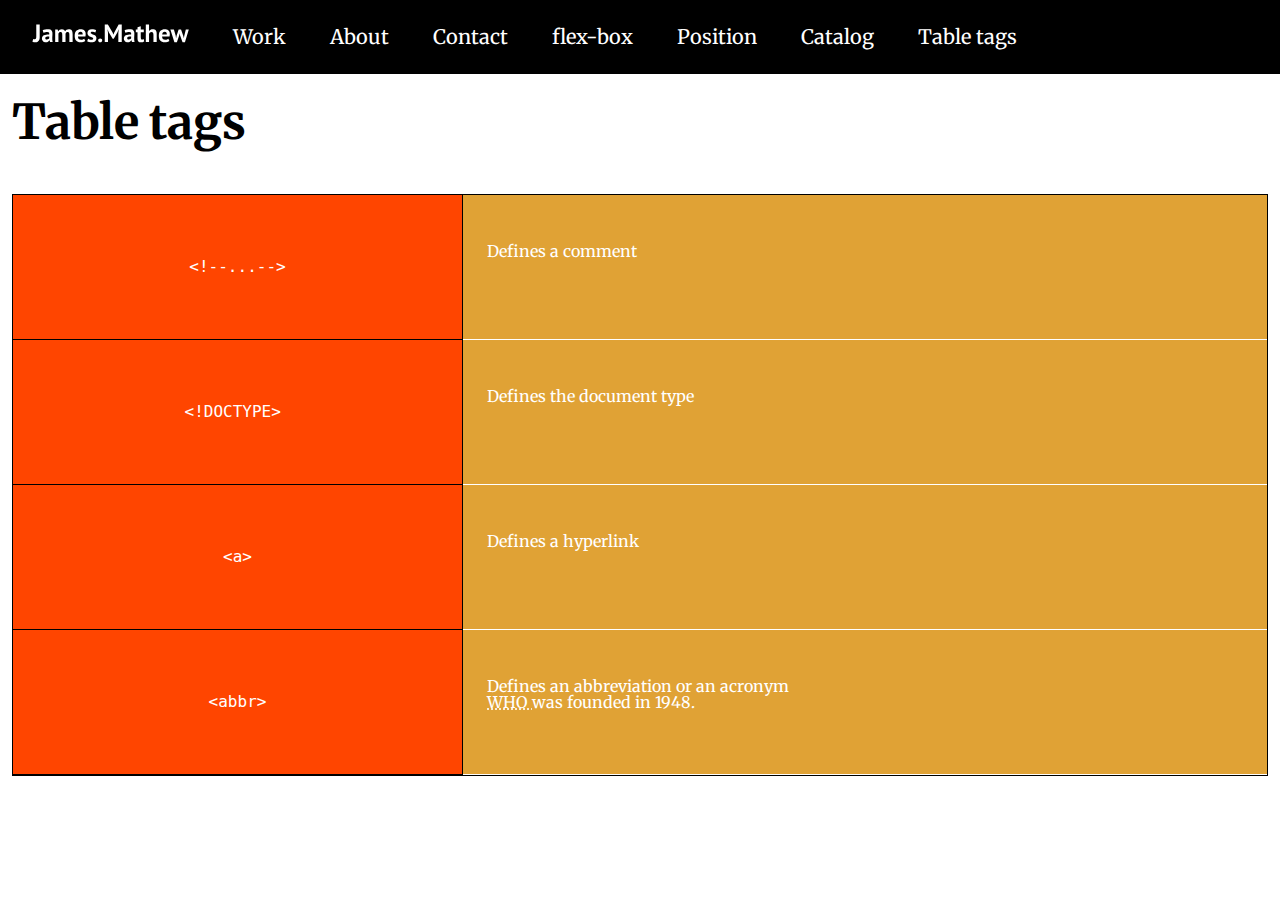
<file: table-tag.html>
<!DOCTYPE html>
<html lang="en">

<head>
    <meta charset="UTF-8">
    <meta http-equiv="X-UA-Compatible" content="IE=edge">
    <meta name="viewport" content="width=device-width, initial-scale=1.0">
    <title>Lesson-8</title>
    <link rel="stylesheet" href="/assets/css/reset.css">
    <link rel="stylesheet" href="/assets/css/style.css">
</head>
<body class="home-page">
    <header>
        <nav><a href="index.html" class="logo"><img src="assets/img/logo.svg" alt="logo"></a>
            <ul class="header-nav">
                <li class="header-nav__item"><a href="work.html" class="header-nav__item-link">Work</a></li>
                <li class="header-nav__item"><a href="about.html" class="header-nav__item-link">About</a></li>
                <li class="header-nav__item"><a href="contact.html" class="header-nav__item-link">Contact</a></li>
                <li class="header-nav__item"><a href="flex-box.html" class="header-nav__item-link">flex-box</a></li>
                <li class="header-nav__item"><a href="position.html" class="header-nav__item-link">Position</a></li>
                <li class="header-nav__item"><a href="catalog.html" class="header-nav__item-link">Catalog</a></li>
                <li class="header-nav__item"><a href="table-tag.html" class="header-nav__item-link">Table tags</a></li>
            </ul>
        </nav>
    </header>
    <main>
        <h1 class="page-title">Table tags</h1>
        <div class="container">
            <div class="table-tags">
                <ol>
                   <li class="row">
                        <div class="tags-name">
                            <xmp><!--...--></xmp>
                        </div>
                        <div class="tags-description">Defines a comment</div></li>
                    </li>
                    <li class="row">
                        <div class="tags-name">
                            <xmp><!DOCTYPE> </xmp>
                        </div>
                        <div class="tags-description">Defines the document type</div>
                    </li>
                    <li class="row">
                        <div class="tags-name">
                            <xmp><a></xmp>
                        </div>
                        <div class="tags-description">Defines a hyperlink</div>
                    </li>
                    <li class="row">
                        <div class="tags-name">
                            <xmp><abbr></xmp>
                        </div>
                        <div class="tags-description">Defines an abbreviation or an acronym <br> <abbr title="World Health Organization"> WHO </abbr> was founded in 1948.</div>
                    </li>
                </ol>
            </div>
        </div>
    </main>
    <footer></footer>
</body>

</html>
</file>
<file: assets/css/style.css>
@import url('https://fonts.googleapis.com/css2?family=Inter:wght@200;400;600&family=Merriweather:ital,wght@0,300;0,400;1,900&display=swap');
@import url('https://fonts.googleapis.com/css2?family=Bungee+Spice&family=Rubik+Dirt&display=swap');
@import url('header.css');
@import url('table-tag.css');

:root {
    --background: #ffffff;
    --table-primary-color:orangered;
    --table-secondary-color: #000;
    --table-cell-width: 450px;
    --table-cell-width-tablet: 250px;
    --table-font-color: #fff;
    --table-cell-padding: 48px;
    --table-cell-netbook: 36px;
    --table-cell-tablet: 24px;
    --table-cell-mobile: 12px;
}

body{
    font-family: 'Merriweather', serif;
}

* {
    box-sizing: border-box;
}

@font-face {
    font-family: "Roboto";
    font-style: normal;
    font-weight: 100;
    src: url("/assets/fonts/Roboto-Thin.ttf") format("truetype");
}

@font-face {
    font-family: "Roboto";
    font-style: normal;
    font-weight: 300;
    src: url("/assets/fonts/Roboto-Light.ttf") format("truetype");
}

@font-face {
    font-family: "Roboto";
    font-style: normal;
    font-weight: 400;
    src: url("/assets/fonts/Roboto-Regular.ttf") format("truetype");
}

@font-face {
    font-family: "Roboto";
    font-style: normal;
    font-weight: 500;
    src: url("/assets/fonts/Roboto-Medium.ttf") format("truetype");
}


@font-face {
    font-family: "Roboto";
    font-style: normal;
    font-weight: 700;
    src: url("/assets/fonts/Roboto-Bold.ttf") format("truetype");
}


@font-face {
    font-family: "Roboto";
    font-style: normal;
    font-weight: 900;
    src: url("/assets/fonts/Roboto-Black.ttf") format("truetype");
}

@font-face {
    font-family: "PassionsConflict";
    font-style: normal;
    font-weight: 400;
    src: url("/assets/fonts/PassionsConflict-Regular.ttf") format("truetype");
}

/* body {
    font-family: "Roboto";
} */

html {
    font-size: 16px;
}

header nav,
.container,
.page-title {
    max-width: 1395px;
    width: 100%;
    padding-right: 12px;
    padding-left: 12px;
    margin-right: auto;
    margin-left: auto;
}

.row {
    display: flex;
    flex-wrap: wrap;
    /*next-lesson*/
    margin-right: -12px;
    margin-left: -12px;
}

h1,
h2,
h3,
h4,
h5,
h6 {
    font-weight: 700;
    margin-top: 0.5em;
    margin-bottom: 1em;
}

h1 {
    font-size: 36px;
}

h2 {
    font-size: 32px;
}

h3 {
    font-size: 28px;
}

h4 {
    font-size: 24px;
}

h5 {
    font-size: 20px;
}

h6 {
    font-size: 18px;
}

p {
    font-size: 16px;
}

b,
strong {
    font-weight: 600;
}

.page-title {
    font-size: 48px;
}

.example {
    background: #ECF0F1;
    padding: 48px 0 72px;
    margin-bottom: 84px;
}


.example-item {
    width: 60px;
    height: 60px;
    background: #00C300;
    border-radius: 8px;
    margin: 5px;
    display: flex;
    align-items: center;
    justify-content: center;
    font-size: 24px;
}

.d-flex {
    display: flex;
}

.justify-content-between {
    justify-content: space-between;
}


.justify-content-around {
    justify-content: space-around;
}


.justify-content-evenly {
    justify-content: space-evenly;
}

.justify-content-center {
    justify-content: center;
}

.justify-content-end {
    justify-content: flex-end;
}

.align-items-start,
.align-items-center,
.align-items-end {
    height: 450px;
    background-color: #ADFF2F;
}

.align-items-start {
    align-items: flex-start;
}

.align-items-center {
    align-items: center;
}

.align-items-end {
    align-items: flex-end;
}



/*2*/
.flex-direction-column {
    flex-direction: column;
    background-color: #2196F3;
    height: 600px;
}


.flex-direction-column .example-item {
    background-color: yellow;
}

.order-1 {
    order: 1;
}

.order-2 {
    order: 2;
}

.order-3 {
    order: 3;
}

.order-4 {
    order: 4;
}

.order-5 {
    order: 5;
}


@media (max-width: 767px) {  /*если меньше*/
    .page-title {
        font-size: 28px;
    }
}
</file>
<file: assets/css/home.css>
.home-page {
    background-color: black;
    color: #fff;
    padding: 60px 100px;
    background-image: url(/assets/img/person-photo.png);
    background-repeat: no-repeat;
    background-position: right 70px;
    margin: 0;
}

.person-info{
    margin-top: 174px;
}

.person-info__title{
    font-weight: 700;
    font-size: 65px;
    line-height: 89px;
    color: #FFFFFF;
    margin: 0;
}

.person-info__subtitle{
    font-weight: 700;
    font-size: 45px;
    line-height: 61px;
    color: #FFFFFF;
    margin: 0 0 13px;
}

.person-info__decription{
    font-size: 25px;
    line-height: 34px;
    color: #FFFFFF;
    width: 694px;
    margin: 0 0 50px;
}

.person-info__btn {
    background-color: #fff;
    padding: 23px 50px;
    border-radius: 4px;
    font-weight: 600;
    font-size: 30px;
    line-height: 41px;
    color: #000000;
    text-decoration: none;
}
</file>
<file: assets/css/about.css>
.about {
    padding: 140px 0;
    background: linear-gradient(89.93deg, #01D3C4 -8.18%, #009AD5 87.89%);
}

.about .row {
    flex-wrap: nowrap;
}

.about__text-box {
    padding-left: 30px;
}

.about-description {
    font-size: 18px;
    line-height: 42px;
    font-weight: 400;
}

.how-it-works {
    padding-bottom: 237px;
}

.how-it-works__title {
    font-weight: 500;
    font-size: 96px;
    line-height: 157%;
    margin-bottom: 48px;
}

.how-it-works__item {
    max-width: 400px;
}

.how-it-works__item-title {
    font-size: 72px;
    line-height: 90px;
    color: #ffae00bf;
    margin-bottom: 24px;
}

.how-it-works__item-description {
    font-weight: 500;
    font-size: 20px;
    line-height: 150%;
    color: #424242;
    margin-bottom: 48px;
}

.justify-content-between {
    justify-content: space-between;
}

.color-blue {
    color: #0732ffbf;
    margin-top: 201px;
}

.color-pink {
    color: #ff423dbf;
    margin-top: 44px;
}
</file>
<file: assets/css/catalog.css>
.product {
    background-color: #F2F2F2;
    padding: 40px 38px;
    width: 245px;
    margin: 100px 51.8px 27px;
    display: flex;
    flex-direction: column;
    position: relative;
}

.product::before {
    content: "";
    width: 50px;
    height: 50px;
    color: #fff;
    z-index: 1;
    position: absolute;
    right: 0;
    top: 0;
    display: none;
}

.product.sales::before,
.product.new::before,
.product.hot::before {
    display: block;
    line-height: 50px;
    text-align: center;
}

.product.sales::before {
    content: "15%";
    background-color: rgb(60, 196, 60);
}

.product.hot::before {
    content: "HOT";
    background-color: rgb(204, 47, 47);
}

.product.new::before {
    content: "NEW";
    background-color: rgb(51, 78, 199);
}






.seo-block {
    margin: 120px 0 175px;
    position: relative;
}

.seo-block::before {
    content: "";
    position: absolute;
    left: 0;
    top: -117px;
    height: 117px;
    width: 100%;
    background: url('../img/seo-block__decor-top.svg') center no-repeat;
}

.seo-block::after {
    content: "";
    position: absolute;
    left: 0;
    bottom: -117px;
    height: 117px;
    width: 100%;
    background: url('../img/seo-block__decor-bottom.svg') center no-repeat;
}

.test-list {
    background: #b9ff26;
    padding: 0 50px;
}

.test-list li {
    margin-bottom: 12px;
    position: relative;
    padding-left: 36px;
    font-size: 24px;
}

.test-list li::before {
    content: "";
    width: 24px;
    height: 24px;
    background: url(../img/icon-fire.png) center/contain no-repeat;
    display: block;
    position: absolute;
    left: 0;
    top: -4px;
}





























.product__img {
    margin-top: -100px;
}

.product__title {
    font-size: 20px;
    line-height: 21px;
    text-align: center;
    text-transform: uppercase;
    color: #222222;
    font-family: monospace;
    margin-bottom: 22px;
    font-weight: 800;
}

.product__attr {
    margin-bottom: 33px;
}

.product__attr li {
    display: flex;
    justify-content: space-between;
    border-bottom: 1px solid #CDCDCD;
    margin-bottom: 6px;
    padding-bottom: 10px;
}

.product__btn {
    width: 100%;
    border: none;
    font-size: 16px;
    line-height: 20px;
    color: #fff;
    padding: 10px 12px;
    text-transform: uppercase;
    margin-top: auto;
    background: #68B738;
}
</file>
<file: assets/css/position.css>
.position,.absolute-parent {
    width: 200px;
    height: 200px;
    background: #ff0;
    border-radius: 10px;
    display: flex;
    align-items: center;
    justify-content: center;
    flex-direction: column;
    font-size: 22px;
    font-weight: 600;
}

.position.static {
    background: #8ceb1e;
}

.position.relative {
    position: relative;
    left: -115px;
    top: 55px;
    background-color: #03a9f4;
}



 
.absolute-parent {
    background: #ff5722;
    position: relative;
}

.absolute-parent  .absolute {
    position: absolute;
    width: 75px;
    height: 75px;
    background-color: #ff0;
    top: 120px;
    left: 30px;
}


.position.fixed {
    background-color: darkorange;
    position: fixed;
    right: 50px;
    bottom: 50px;
}



.parent-sticky {
    overflow-y: auto;
    height: 450px;
    font-size: 32px;
    background: aquamarine;
}

 .sticky {
    background-color: crimson;
    color: #fff;
    padding: 12px;
    position: sticky;
    top: 36px;
}

.container-overflow-x{
    overflow-x: auto;
    overflow-y: hidden;
}

.container-overflow-x .example-row {
    width: 2000px;
    background: #9c27b0;
}


.table {
    border: 2px solid #000;
    background: #ffeb3b;
    width: 100%;
}



.table-caption {
    font-size: 36px;
    margin-bottom: 24px;
    text-align: center;
}

td {
    font-size: 24px;
    text-align: center;
    padding: 12px;
    border: 1px solid #000;
}

[id="data-table"] {
    background-color: #00ff08;
}

#data-table {
    background-color: #ff5722;
}




[rowspan="3"] {
    background-color: #03a9f4;
}

[href="position.html"] {
    font-size: 18px;
    color: pink
}
</file>
